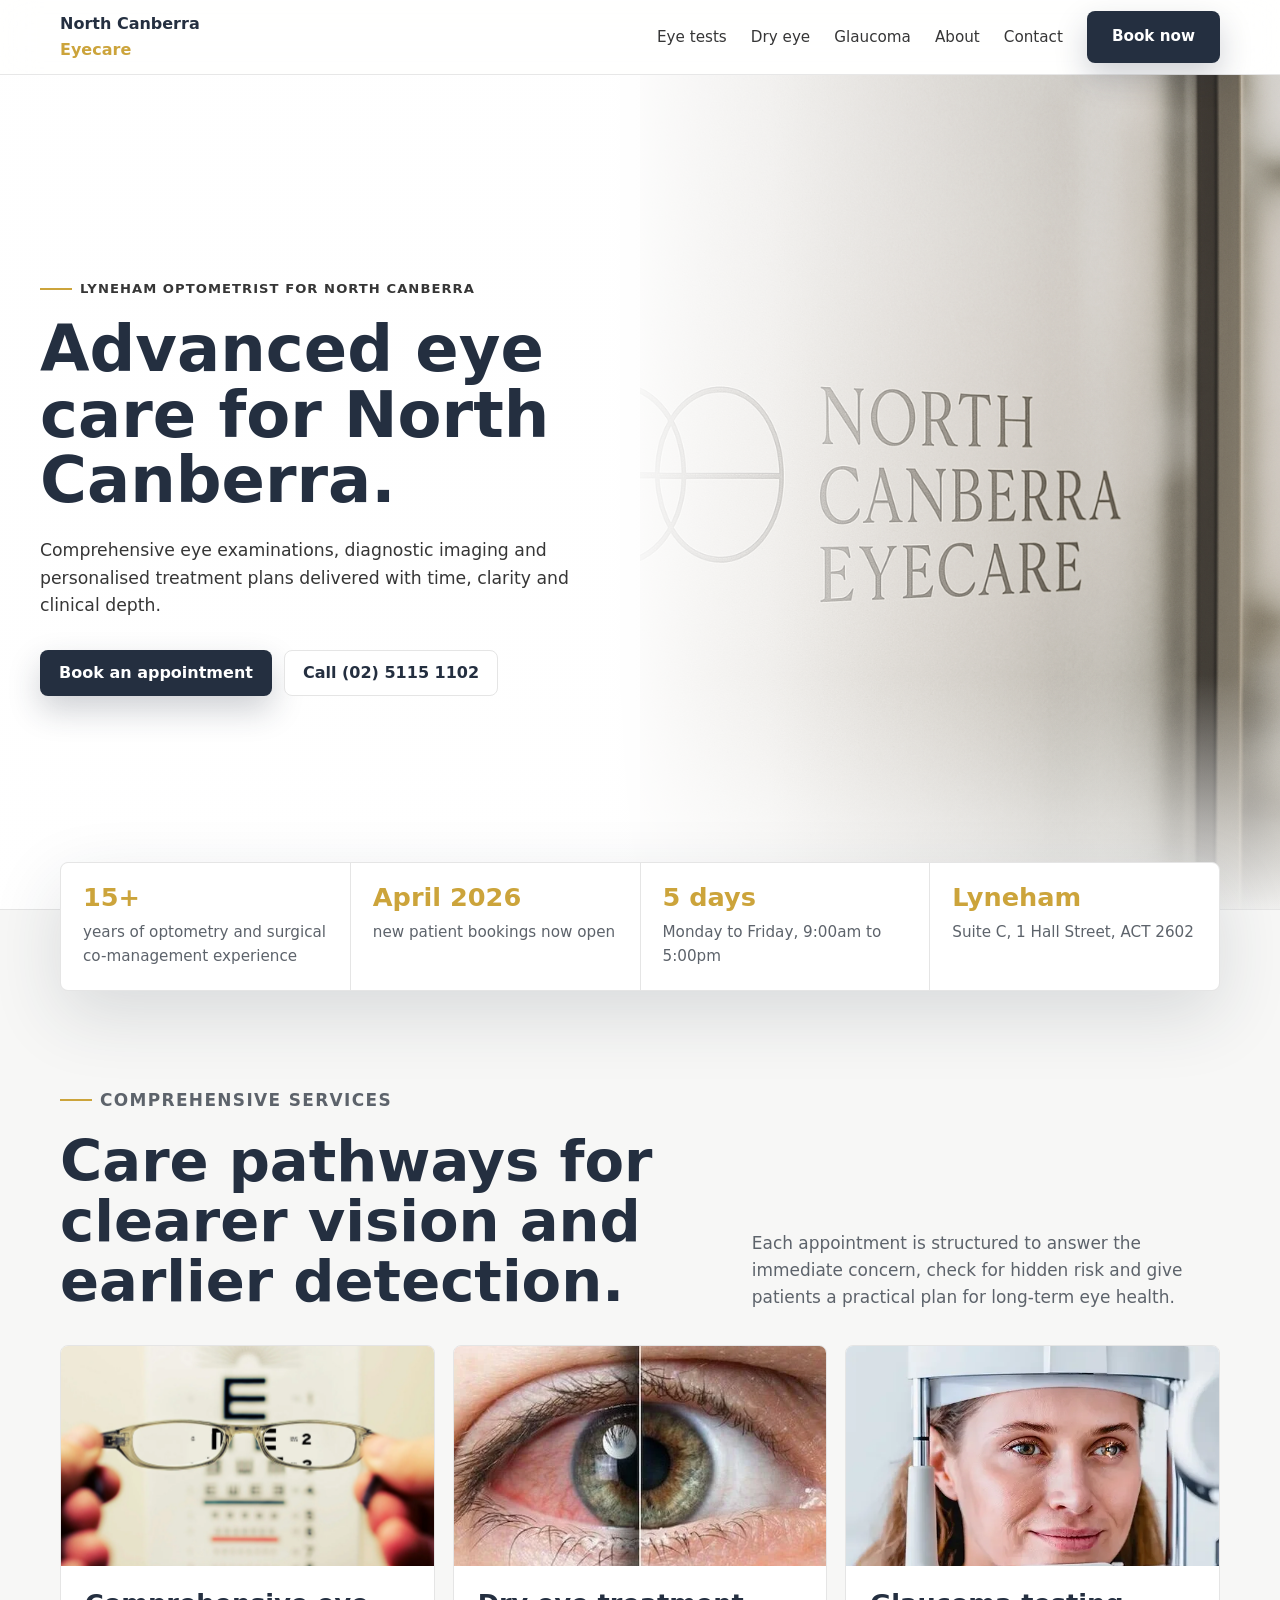
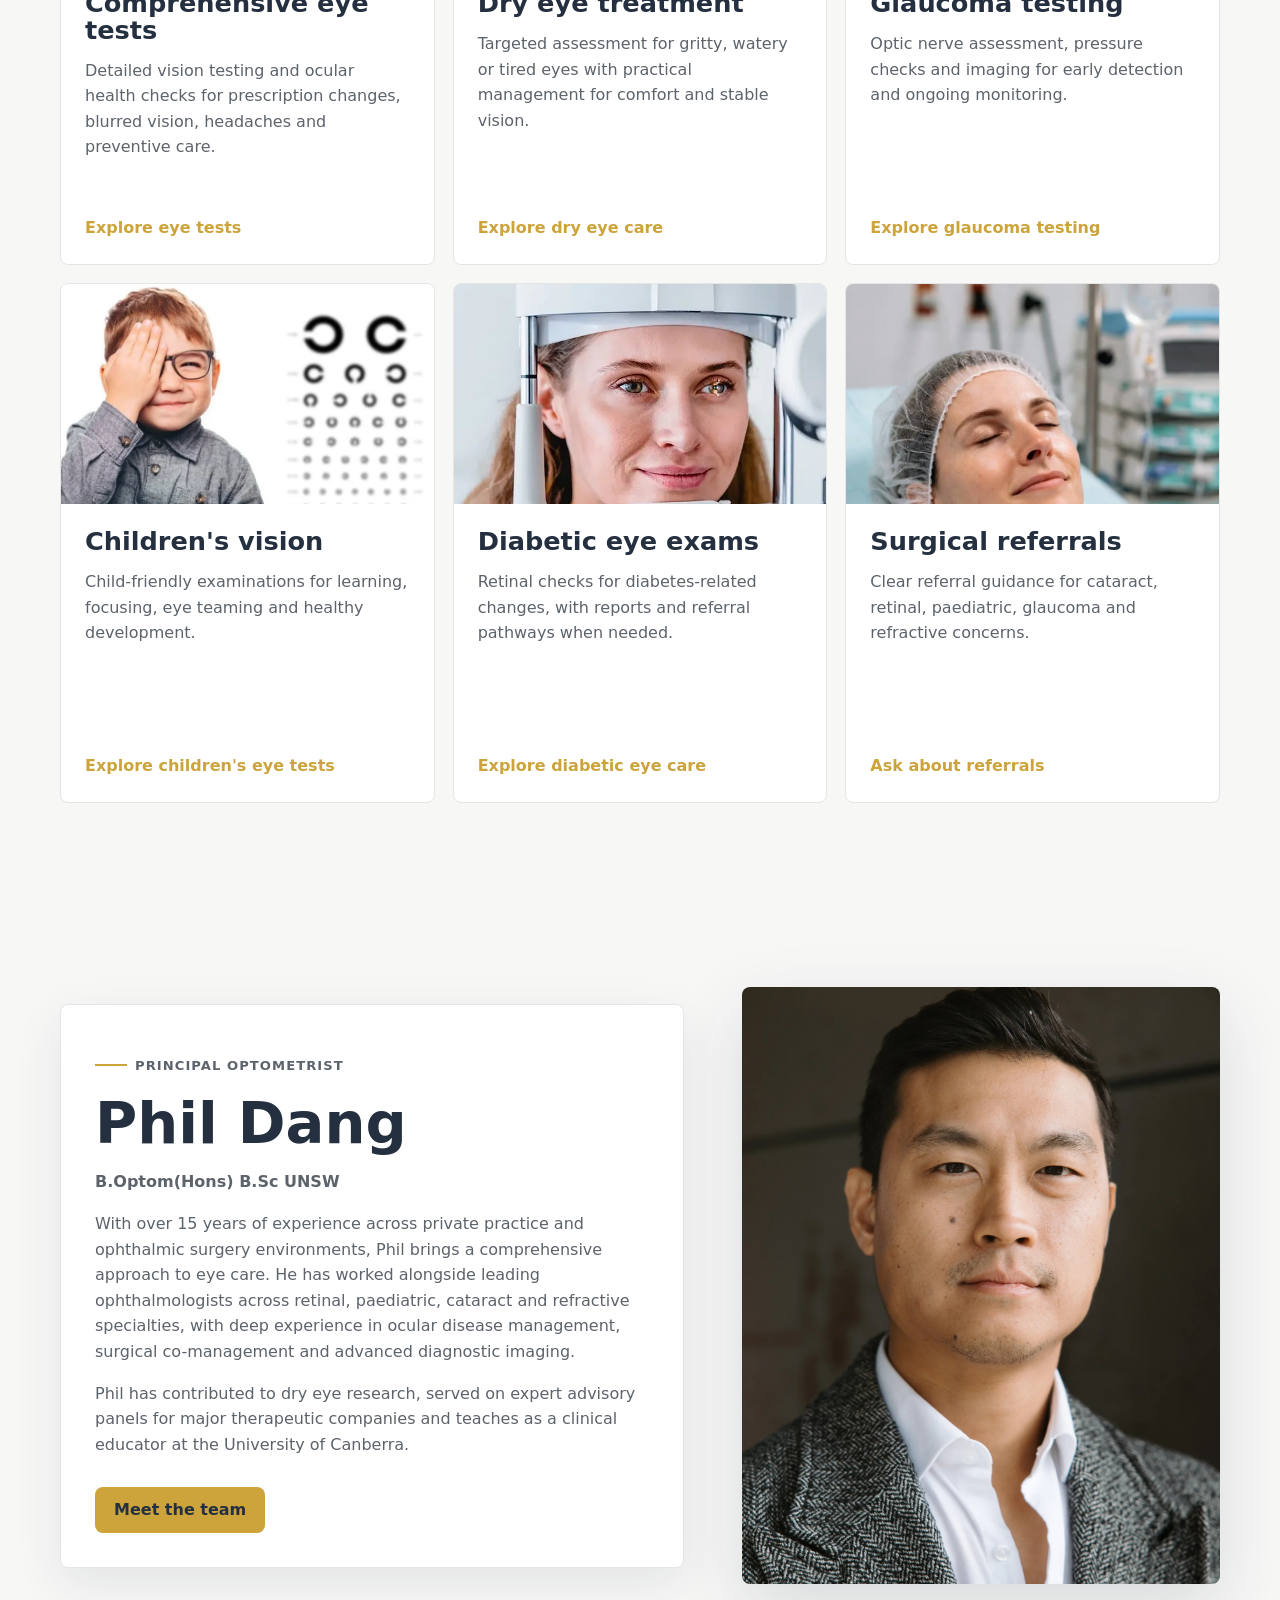
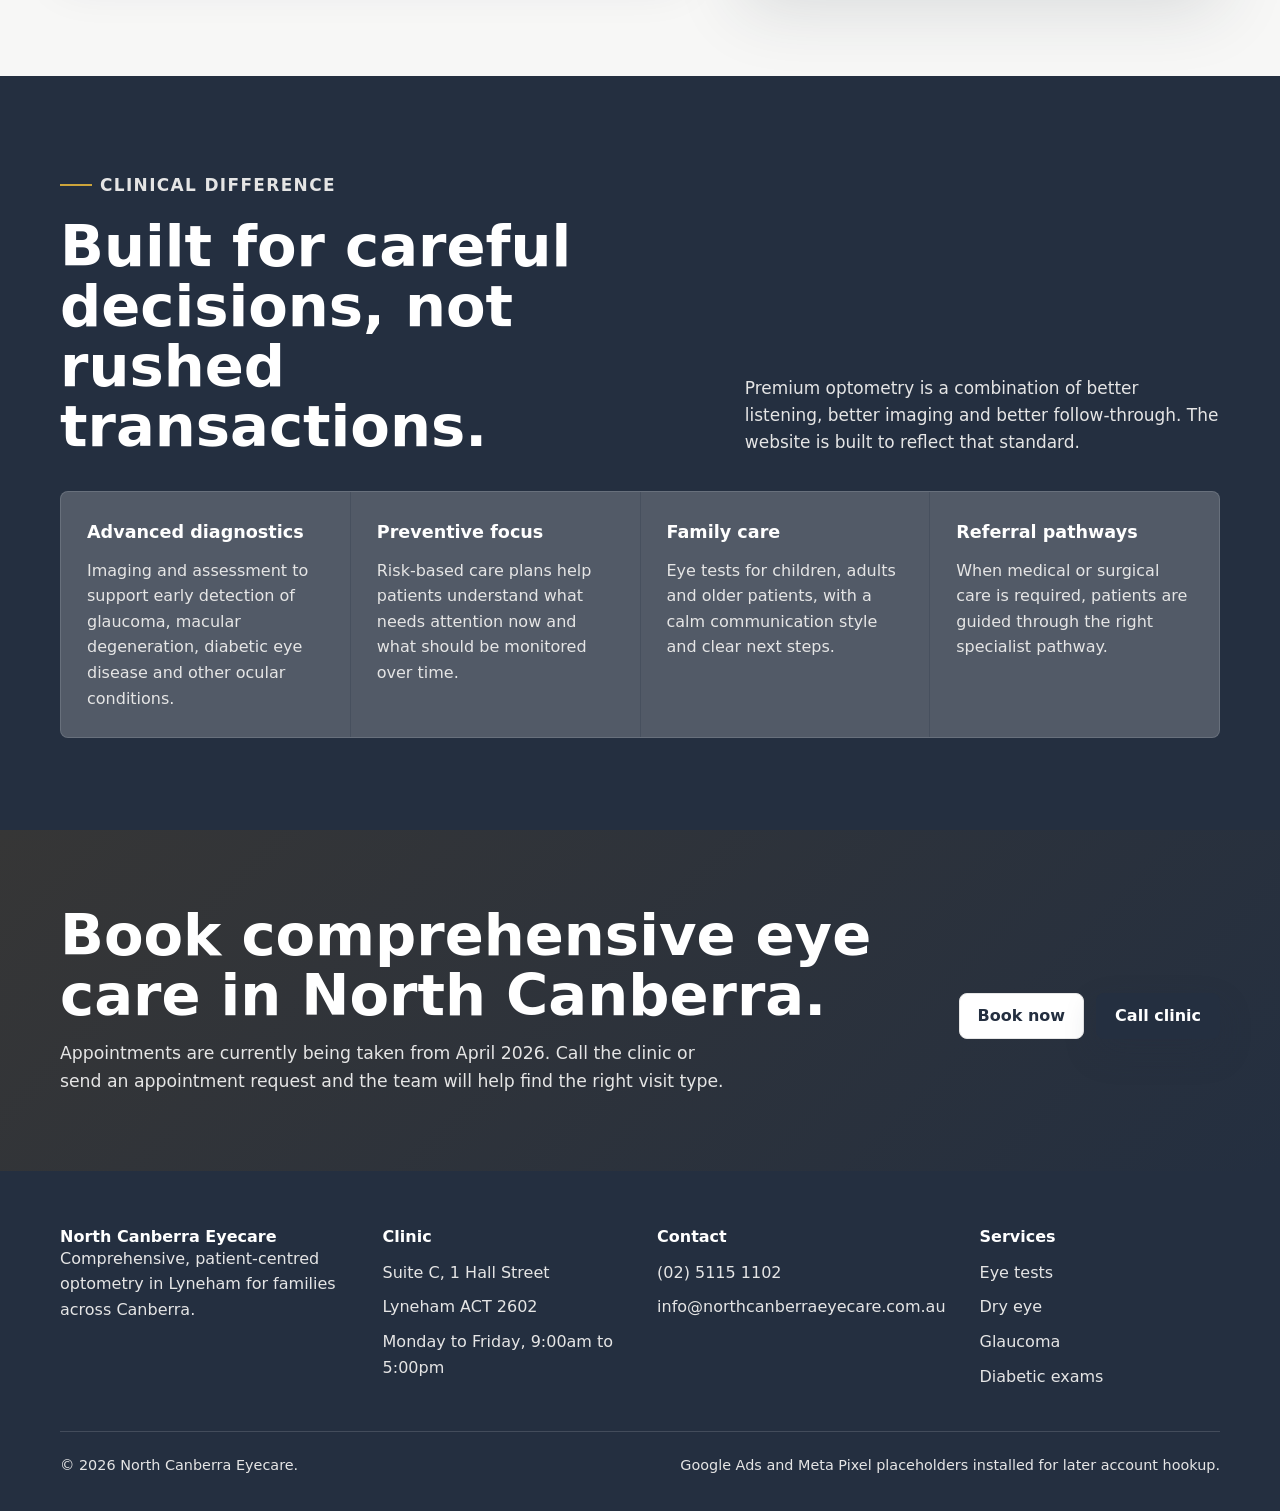
<file: index.html>
<!doctype html>
<html lang="en-AU">
  <head>
    <meta charset="utf-8" />
    <meta name="viewport" content="width=device-width, initial-scale=1" />
    <title>Canberra Optometrist | North Canberra Eyecare</title>
    <meta name="description" content="North Canberra Eyecare provides comprehensive eye tests, dry eye treatment, glaucoma testing, diabetic eye exams and children's vision assessments in Lyneham, Canberra." />
    <link rel="canonical" href="https://www.northcanberraeyecare.com.au/" />
    <meta property="og:title" content="North Canberra Eyecare | Canberra Optometrist" />
    <meta property="og:description" content="Advanced, patient-centred optometry in Lyneham for families across North Canberra." />
    <meta property="og:image" content="https://www.northcanberraeyecare.com.au/assets/clinic-hero.webp" />
    <meta property="og:type" content="website" />
    <link rel="stylesheet" href="styles.css" />
    <script async src="https://www.googletagmanager.com/gtag/js?id=AW-XXXXXXXXXX"></script>
    <script defer src="app.js"></script>
    <script type="application/ld+json">
      {
        "@context": "https://schema.org",
        "@type": "Optician",
        "name": "North Canberra Eyecare",
        "url": "https://www.northcanberraeyecare.com.au/",
        "image": "https://www.northcanberraeyecare.com.au/assets/clinic-hero.webp",
        "telephone": "+61251151102",
        "email": "info@northcanberraeyecare.com.au",
        "address": {
          "@type": "PostalAddress",
          "streetAddress": "Suite C, 1 Hall Street",
          "addressLocality": "Lyneham",
          "addressRegion": "ACT",
          "postalCode": "2602",
          "addressCountry": "AU"
        },
        "openingHours": "Mo-Fr 09:00-17:00",
        "priceRange": "$$",
        "medicalSpecialty": "Optometry",
        "areaServed": ["Lyneham", "North Canberra", "Canberra"]
      }
    </script>
  </head>
  <body>
    <noscript><img height="1" width="1" style="display:none" src="https://www.facebook.com/tr?id=000000000000000&ev=PageView&noscript=1" alt="" /></noscript>
    <header class="site-header">
      <div class="container nav">
        <a class="brand" href="/" aria-label="North Canberra Eyecare home">North Canberra <span>Eyecare</span></a>
        <button class="mobile-toggle" type="button" aria-label="Open menu" aria-expanded="false" data-mobile-toggle>
          <span></span>
          <span></span>
          <span></span>
        </button>
        <nav class="nav-links" aria-label="Primary navigation" data-nav-links>
          <a href="/canberra-optometrist-eye-tests/">Eye tests</a>
          <a href="/dry-eye-treatment-canberra/">Dry eye</a>
          <a href="/glaucoma-testing-canberra/">Glaucoma</a>
          <a href="/about/">About</a>
          <a href="/contact/">Contact</a>
          <a class="button button-primary" href="/appointments/" data-conversion="book_now_header">Book now</a>
        </nav>
      </div>
    </header>

    <main>
      <section class="hero">
        <div class="container hero-inner">
          <div class="hero-copy">
            <p class="eyebrow">Lyneham optometrist for North Canberra</p>
            <h1>Advanced eye care for North Canberra.</h1>
            <p class="lead">Comprehensive eye examinations, diagnostic imaging and personalised treatment plans delivered with time, clarity and clinical depth.</p>
            <div class="hero-actions">
              <a class="button button-primary" href="/appointments/" data-conversion="book_now_hero">Book an appointment</a>
              <a class="button button-secondary" href="tel:+61251151102" data-conversion="phone_hero">Call (02) 5115 1102</a>
            </div>
            <div class="hero-mobile-card" aria-hidden="true">
              <img src="assets/clinic-hero.webp" alt="" />
              <div class="hero-mobile-panel">
                <span>Advanced diagnostics</span>
                <strong>OCT imaging, retinal checks and careful clinical follow-through.</strong>
              </div>
            </div>
            <div class="hero-mobile-stats" aria-label="Practice highlights">
              <span><strong>15+</strong> years</span>
              <span><strong>5 days</strong> weekly</span>
              <span><strong>Lyneham</strong> ACT</span>
            </div>
          </div>
        </div>
      </section>

      <div class="trust-strip">
        <div class="container trust-grid">
          <div class="trust-item"><span class="metric">15+</span><span>years of optometry and surgical co-management experience</span></div>
          <div class="trust-item"><span class="metric">April 2026</span><span>new patient bookings now open</span></div>
          <div class="trust-item"><span class="metric">5 days</span><span>Monday to Friday, 9:00am to 5:00pm</span></div>
          <div class="trust-item"><span class="metric">Lyneham</span><span>Suite C, 1 Hall Street, ACT 2602</span></div>
        </div>
      </div>

      <section>
        <div class="container">
          <div class="section-head">
            <div>
              <p class="eyebrow">Comprehensive services</p>
              <h2>Care pathways for clearer vision and earlier detection.</h2>
            </div>
            <p>Each appointment is structured to answer the immediate concern, check for hidden risk and give patients a practical plan for long-term eye health.</p>
          </div>
          <div class="service-grid">
            <article class="service-card">
              <img src="assets/eye-test.webp" alt="Optometry room prepared for an eye examination in Canberra" loading="lazy" />
              <div class="service-card-body">
                <h3>Comprehensive eye tests</h3>
                <p>Detailed vision testing and ocular health checks for prescription changes, blurred vision, headaches and preventive care.</p>
                <a href="/canberra-optometrist-eye-tests/" data-conversion="service_eye_tests">Explore eye tests</a>
              </div>
            </article>
            <article class="service-card">
              <img src="assets/dry-eye.webp" alt="Dry eye assessment technology" loading="lazy" />
              <div class="service-card-body">
                <h3>Dry eye treatment</h3>
                <p>Targeted assessment for gritty, watery or tired eyes with practical management for comfort and stable vision.</p>
                <a href="/dry-eye-treatment-canberra/" data-conversion="service_dry_eye">Explore dry eye care</a>
              </div>
            </article>
            <article class="service-card">
              <img src="assets/diagnostics.webp" alt="Advanced diagnostic eye imaging equipment" loading="lazy" />
              <div class="service-card-body">
                <h3>Glaucoma testing</h3>
                <p>Optic nerve assessment, pressure checks and imaging for early detection and ongoing monitoring.</p>
                <a href="/glaucoma-testing-canberra/" data-conversion="service_glaucoma">Explore glaucoma testing</a>
              </div>
            </article>
            <article class="service-card">
              <img src="assets/childrens-vision.webp" alt="Child having vision assessed" loading="lazy" />
              <div class="service-card-body">
                <h3>Children's vision</h3>
                <p>Child-friendly examinations for learning, focusing, eye teaming and healthy development.</p>
                <a href="/childrens-eye-tests-canberra/" data-conversion="service_children">Explore children's eye tests</a>
              </div>
            </article>
            <article class="service-card">
              <img src="assets/diagnostics.webp" alt="Retinal image used for diabetic eye screening" loading="lazy" />
              <div class="service-card-body">
                <h3>Diabetic eye exams</h3>
                <p>Retinal checks for diabetes-related changes, with reports and referral pathways when needed.</p>
                <a href="/diabetic-eye-test-canberra/" data-conversion="service_diabetes">Explore diabetic eye care</a>
              </div>
            </article>
            <article class="service-card">
              <img src="assets/surgical-referrals.webp" alt="Ophthalmic surgical referral consultation" loading="lazy" />
              <div class="service-card-body">
                <h3>Surgical referrals</h3>
                <p>Clear referral guidance for cataract, retinal, paediatric, glaucoma and refractive concerns.</p>
                <a href="/contact/" data-conversion="service_referrals">Ask about referrals</a>
              </div>
            </article>
          </div>
        </div>
      </section>

      <section>
        <div class="container split">
          <div class="doctor-card panel">
            <p class="eyebrow">Principal optometrist</p>
            <h2>Phil Dang</h2>
            <p><strong>B.Optom(Hons) B.Sc UNSW</strong></p>
            <p>With over 15 years of experience across private practice and ophthalmic surgery environments, Phil brings a comprehensive approach to eye care. He has worked alongside leading ophthalmologists across retinal, paediatric, cataract and refractive specialties, with deep experience in ocular disease management, surgical co-management and advanced diagnostic imaging.</p>
            <p>Phil has contributed to dry eye research, served on expert advisory panels for major therapeutic companies and teaches as a clinical educator at the University of Canberra.</p>
            <div class="actions">
              <a class="button button-accent" href="/about/" data-conversion="meet_team_home">Meet the team</a>
            </div>
          </div>
          <div class="portrait">
            <img src="assets/phil-dang.webp" alt="Phil Dang, Principal Optometrist at North Canberra Eyecare" loading="lazy" />
          </div>
        </div>
      </section>

      <section class="feature-band">
        <div class="container">
          <div class="section-head">
            <div>
              <p class="eyebrow">Clinical difference</p>
              <h2>Built for careful decisions, not rushed transactions.</h2>
            </div>
            <p>Premium optometry is a combination of better listening, better imaging and better follow-through. The website is built to reflect that standard.</p>
          </div>
          <div class="feature-grid">
            <div class="feature"><strong>Advanced diagnostics</strong><p>Imaging and assessment to support early detection of glaucoma, macular degeneration, diabetic eye disease and other ocular conditions.</p></div>
            <div class="feature"><strong>Preventive focus</strong><p>Risk-based care plans help patients understand what needs attention now and what should be monitored over time.</p></div>
            <div class="feature"><strong>Family care</strong><p>Eye tests for children, adults and older patients, with a calm communication style and clear next steps.</p></div>
            <div class="feature"><strong>Referral pathways</strong><p>When medical or surgical care is required, patients are guided through the right specialist pathway.</p></div>
          </div>
        </div>
      </section>

      <section class="cta">
        <div class="container cta-inner">
          <div>
            <h2>Book comprehensive eye care in North Canberra.</h2>
            <p>Appointments are currently being taken from April 2026. Call the clinic or send an appointment request and the team will help find the right visit type.</p>
          </div>
          <div class="actions">
            <a class="button button-secondary" href="/appointments/" data-conversion="book_now_bottom">Book now</a>
            <a class="button button-primary" href="tel:+61251151102" data-conversion="phone_bottom">Call clinic</a>
          </div>
        </div>
      </section>
    </main>

    <footer class="site-footer">
      <div class="container footer-grid">
        <div>
          <h2>North Canberra Eyecare</h2>
          <p>Comprehensive, patient-centred optometry in Lyneham for families across Canberra.</p>
        </div>
        <div>
          <h3>Clinic</h3>
          <ul>
            <li>Suite C, 1 Hall Street</li>
            <li>Lyneham ACT 2602</li>
            <li>Monday to Friday, 9:00am to 5:00pm</li>
          </ul>
        </div>
        <div>
          <h3>Contact</h3>
          <ul>
            <li><a href="tel:+61251151102" data-conversion="phone_footer">(02) 5115 1102</a></li>
            <li><a href="mailto:info@northcanberraeyecare.com.au" data-conversion="email_footer">info@northcanberraeyecare.com.au</a></li>
          </ul>
        </div>
        <div>
          <h3>Services</h3>
          <ul>
            <li><a href="/canberra-optometrist-eye-tests/">Eye tests</a></li>
            <li><a href="/dry-eye-treatment-canberra/">Dry eye</a></li>
            <li><a href="/glaucoma-testing-canberra/">Glaucoma</a></li>
            <li><a href="/diabetic-eye-test-canberra/">Diabetic exams</a></li>
          </ul>
        </div>
      </div>
      <div class="container footer-bottom">
        <span>© 2026 North Canberra Eyecare.</span>
        <span>Google Ads and Meta Pixel placeholders installed for later account hookup.</span>
      </div>
    </footer>
    <div class="mobile-action-bar" aria-label="Quick actions">
      <a class="button button-secondary" href="tel:+61251151102" data-conversion="phone_mobile_bar">Call</a>
      <a class="button button-primary" href="/appointments/" data-conversion="book_now_mobile_bar">Book now</a>
    </div>
  </body>
</html>
</file>
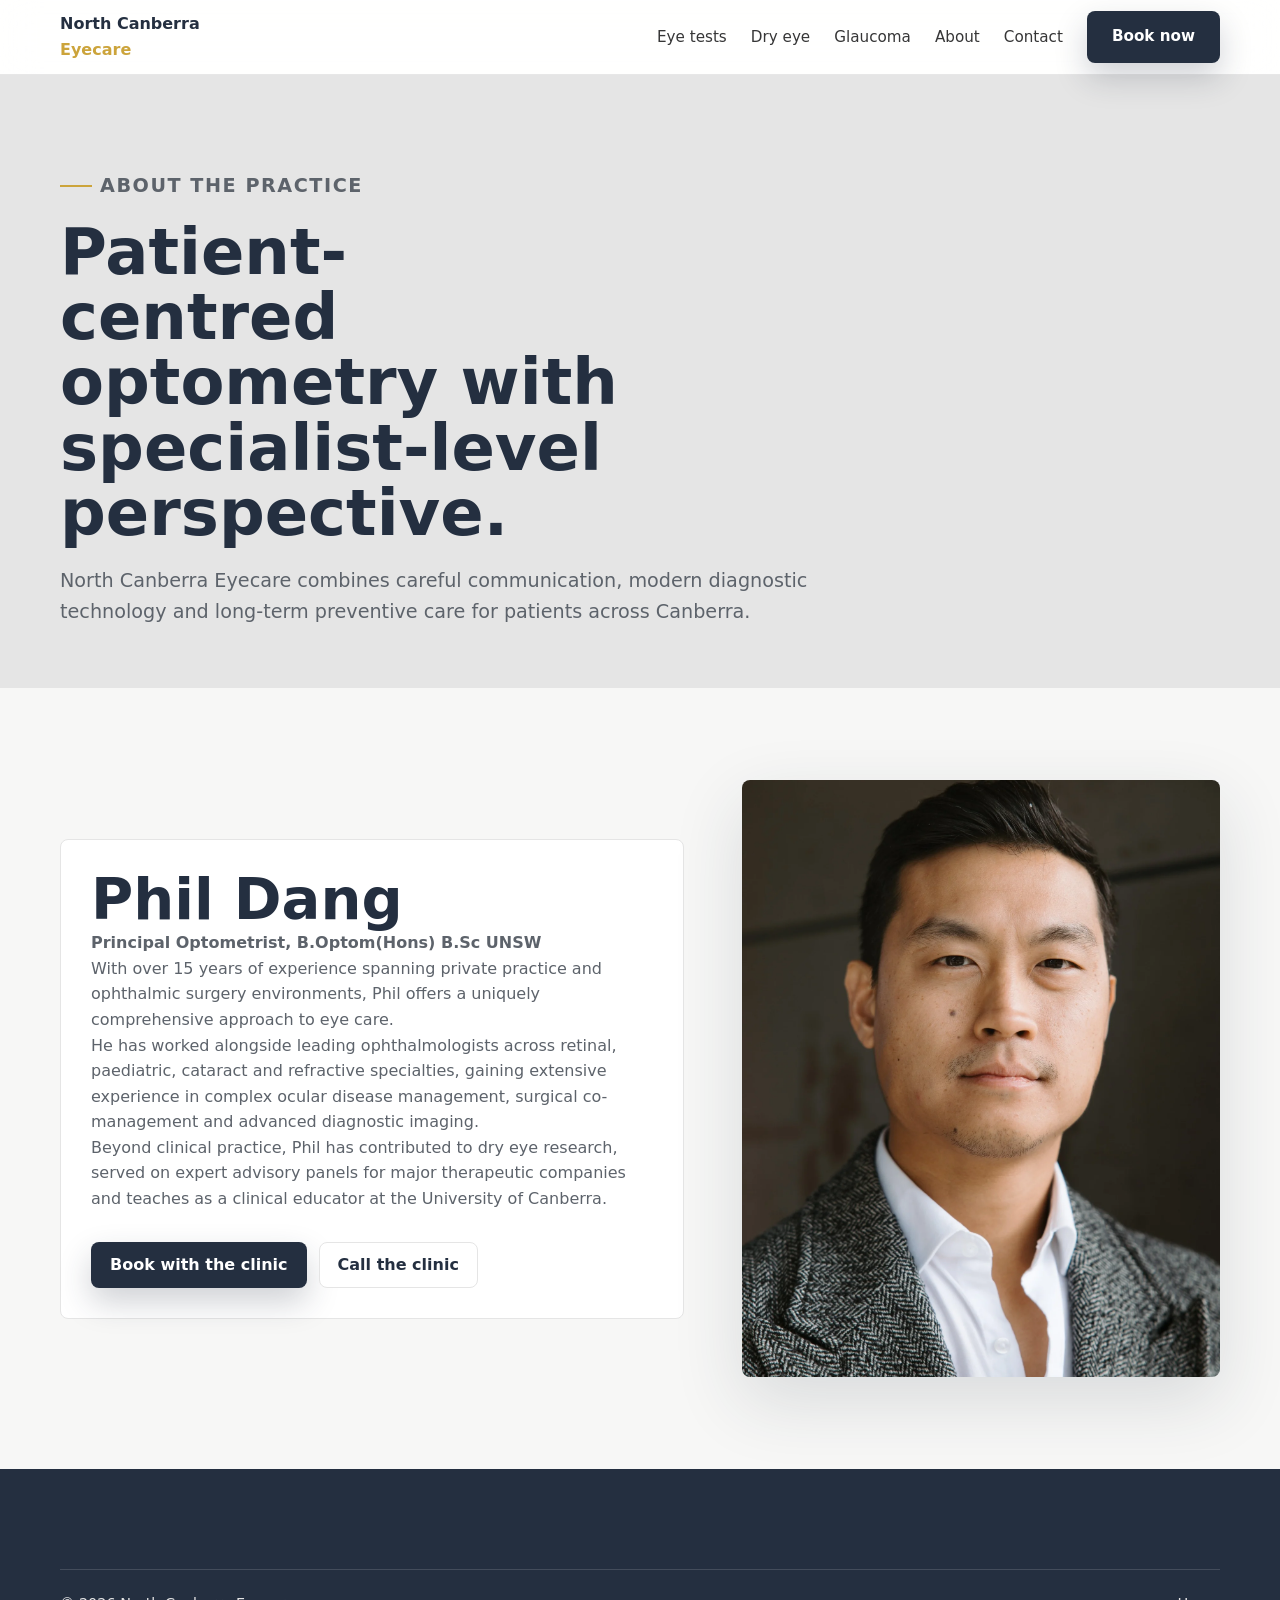
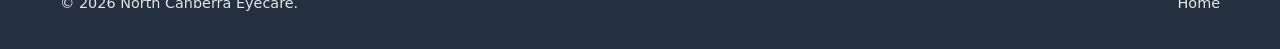
<file: about/index.html>
<!doctype html>
<html lang="en-AU">
  <head>
    <meta charset="utf-8" />
    <meta name="viewport" content="width=device-width, initial-scale=1" />
    <title>About North Canberra Eyecare | Phil Dang Optometrist</title>
    <meta name="description" content="Meet Phil Dang, Principal Optometrist at North Canberra Eyecare, offering advanced diagnostic eye care in Lyneham, Canberra." />
    <link rel="canonical" href="https://www.northcanberraeyecare.com.au/about/" />
    <link rel="stylesheet" href="../styles.css" />
    <script async src="https://www.googletagmanager.com/gtag/js?id=AW-XXXXXXXXXX"></script>
    <script defer src="../app.js"></script>
  </head>
  <body>
    <header class="site-header">
      <div class="container nav">
        <a class="brand" href="/">North Canberra <span>Eyecare</span></a>
        <button class="mobile-toggle" type="button" aria-label="Open menu" aria-expanded="false" data-mobile-toggle><span></span><span></span><span></span></button>
        <nav class="nav-links" data-nav-links>
          <a href="/canberra-optometrist-eye-tests/">Eye tests</a>
          <a href="/dry-eye-treatment-canberra/">Dry eye</a>
          <a href="/glaucoma-testing-canberra/">Glaucoma</a>
          <a href="/about/">About</a>
          <a href="/contact/">Contact</a>
          <a class="button button-primary" href="/appointments/" data-conversion="book_now_header">Book now</a>
        </nav>
      </div>
    </header>
    <main>
      <section class="page-hero">
        <div class="container">
          <p class="eyebrow">About the practice</p>
          <h1>Patient-centred optometry with specialist-level perspective.</h1>
          <p>North Canberra Eyecare combines careful communication, modern diagnostic technology and long-term preventive care for patients across Canberra.</p>
        </div>
      </section>
      <section>
        <div class="container split">
          <div class="article">
            <div class="article-block">
              <h2>Phil Dang</h2>
              <p><strong>Principal Optometrist, B.Optom(Hons) B.Sc UNSW</strong></p>
              <p>With over 15 years of experience spanning private practice and ophthalmic surgery environments, Phil offers a uniquely comprehensive approach to eye care.</p>
              <p>He has worked alongside leading ophthalmologists across retinal, paediatric, cataract and refractive specialties, gaining extensive experience in complex ocular disease management, surgical co-management and advanced diagnostic imaging.</p>
              <p>Beyond clinical practice, Phil has contributed to dry eye research, served on expert advisory panels for major therapeutic companies and teaches as a clinical educator at the University of Canberra.</p>
              <div class="actions">
                <a class="button button-primary" href="/appointments/" data-conversion="about_book">Book with the clinic</a>
                <a class="button button-secondary" href="tel:+61251151102" data-conversion="about_phone">Call the clinic</a>
              </div>
            </div>
          </div>
          <div class="portrait"><img src="../assets/phil-dang.webp" alt="Phil Dang, Principal Optometrist" /></div>
        </div>
      </section>
    </main>
    <footer class="site-footer"><div class="container footer-bottom"><span>© 2026 North Canberra Eyecare.</span><span><a href="/">Home</a></span></div></footer>
    <div class="mobile-action-bar" aria-label="Quick actions"><a class="button button-secondary" href="tel:+61251151102" data-conversion="phone_mobile_bar">Call</a><a class="button button-primary" href="/appointments/" data-conversion="book_now_mobile_bar">Book now</a></div>
  </body>
</html>
</file>
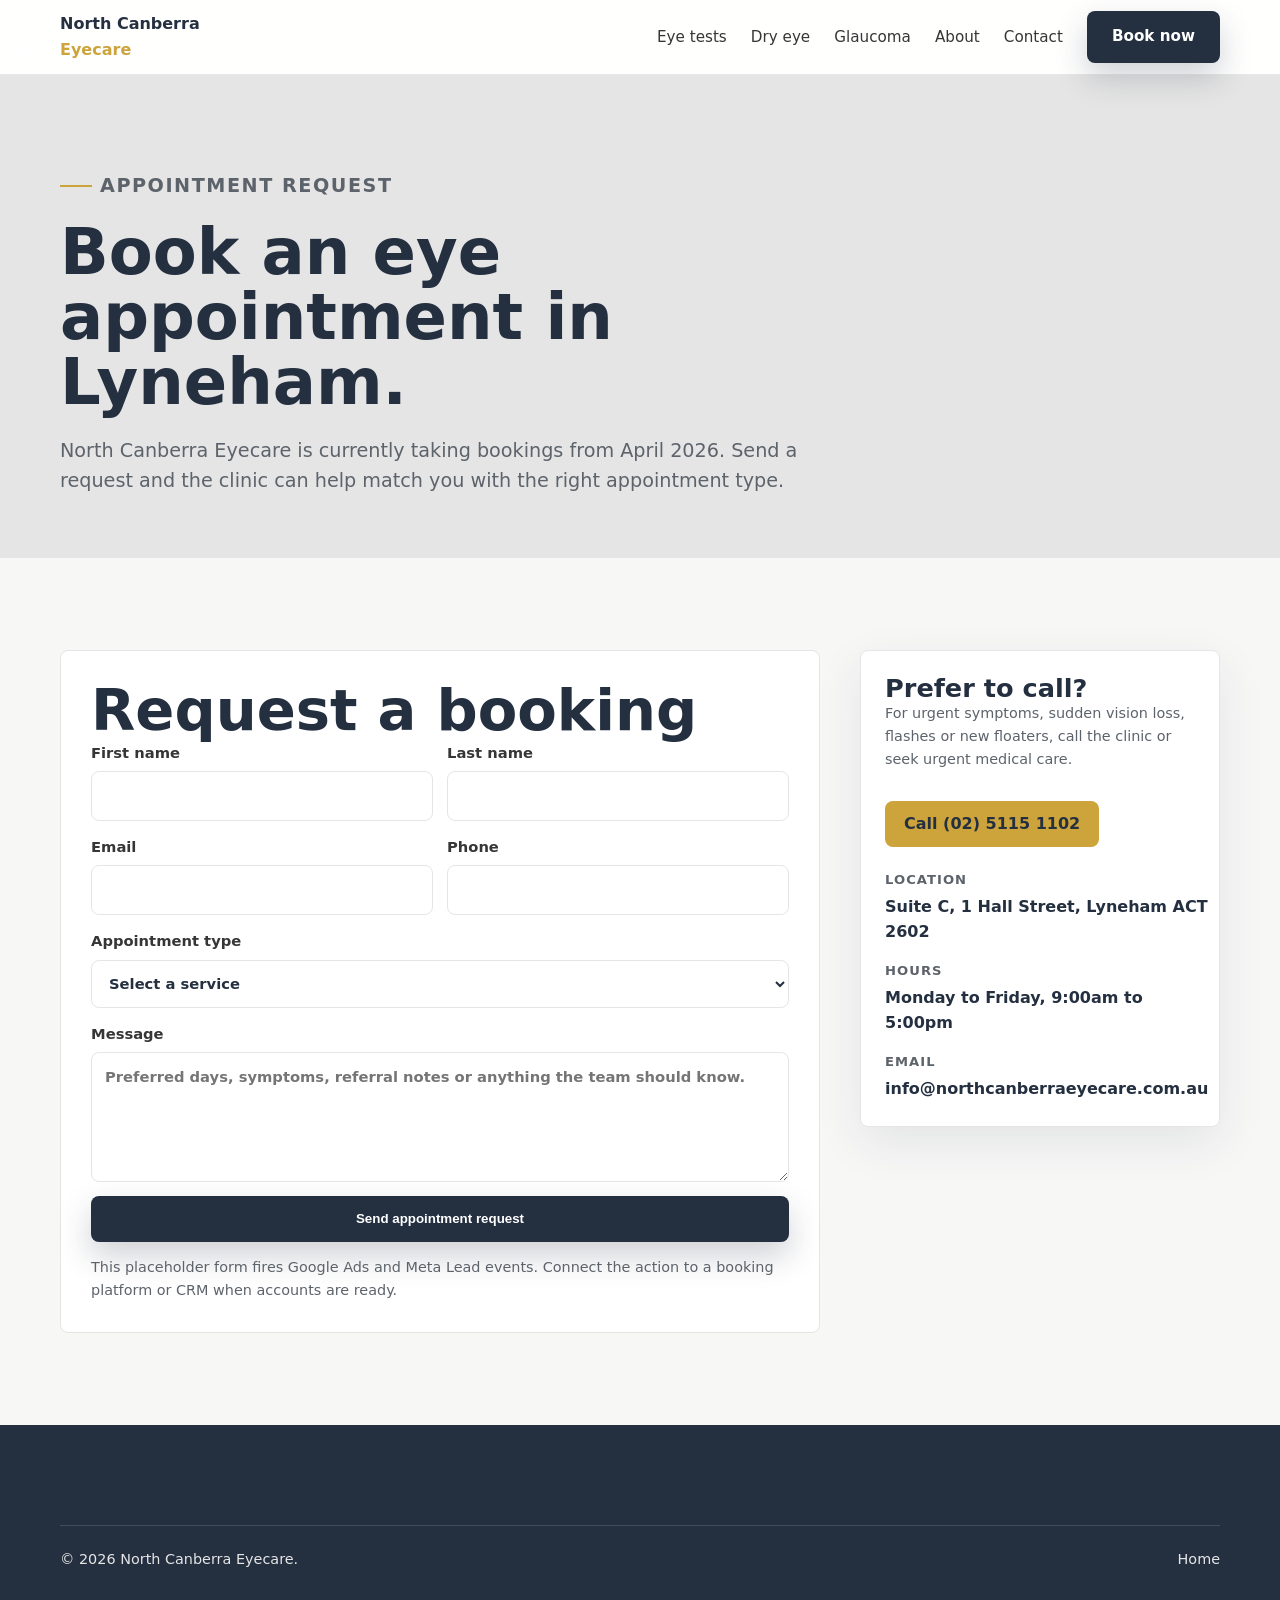
<file: appointments/index.html>
<!doctype html>
<html lang="en-AU">
  <head>
    <meta charset="utf-8" />
    <meta name="viewport" content="width=device-width, initial-scale=1" />
    <title>Book an Eye Test in Canberra | North Canberra Eyecare</title>
    <meta name="description" content="Request an appointment with North Canberra Eyecare in Lyneham for comprehensive eye tests, dry eye care, glaucoma testing and family optometry." />
    <link rel="canonical" href="https://www.northcanberraeyecare.com.au/appointments/" />
    <link rel="stylesheet" href="../styles.css" />
    <script async src="https://www.googletagmanager.com/gtag/js?id=AW-XXXXXXXXXX"></script>
    <script defer src="../app.js"></script>
  </head>
  <body class="form-page">
    <header class="site-header">
      <div class="container nav">
        <a class="brand" href="/">North Canberra <span>Eyecare</span></a>
        <button class="mobile-toggle" type="button" aria-label="Open menu" aria-expanded="false" data-mobile-toggle><span></span><span></span><span></span></button>
        <nav class="nav-links" data-nav-links>
          <a href="/canberra-optometrist-eye-tests/">Eye tests</a>
          <a href="/dry-eye-treatment-canberra/">Dry eye</a>
          <a href="/glaucoma-testing-canberra/">Glaucoma</a>
          <a href="/about/">About</a>
          <a href="/contact/">Contact</a>
          <a class="button button-primary" href="/appointments/" data-conversion="book_now_header">Book now</a>
        </nav>
      </div>
    </header>
    <main>
      <section class="page-hero">
        <div class="container">
          <p class="eyebrow">Appointment request</p>
          <h1>Book an eye appointment in Lyneham.</h1>
          <p>North Canberra Eyecare is currently taking bookings from April 2026. Send a request and the clinic can help match you with the right appointment type.</p>
        </div>
      </section>
      <section>
        <div class="container content-grid">
          <div class="article-block">
            <h2>Request a booking</h2>
            <form id="appointment-form" class="form-grid" data-conversion-form="appointment_form_submit">
              <div class="form-row">
                <label>First name<input name="first_name" autocomplete="given-name" required /></label>
                <label>Last name<input name="last_name" autocomplete="family-name" required /></label>
              </div>
              <div class="form-row">
                <label>Email<input type="email" name="email" autocomplete="email" required /></label>
                <label>Phone<input type="tel" name="phone" autocomplete="tel" required /></label>
              </div>
              <label>Appointment type
                <select name="appointment_type" required>
                  <option value="">Select a service</option>
                  <option>Comprehensive eye test</option>
                  <option>Dry eye assessment</option>
                  <option>Children's vision assessment</option>
                  <option>Glaucoma or diabetic eye review</option>
                  <option>Contact lenses or spectacles</option>
                </select>
              </label>
              <label>Message<textarea name="message" placeholder="Preferred days, symptoms, referral notes or anything the team should know."></textarea></label>
              <button class="button button-primary" type="submit">Send appointment request</button>
              <p class="form-note" data-form-status>This placeholder form fires Google Ads and Meta Lead events. Connect the action to a booking platform or CRM when accounts are ready.</p>
            </form>
          </div>
          <aside class="sidebar panel">
            <h3>Prefer to call?</h3>
            <p class="form-note">For urgent symptoms, sudden vision loss, flashes or new floaters, call the clinic or seek urgent medical care.</p>
            <div class="actions">
              <a class="button button-accent" href="tel:+61251151102" data-conversion="appointment_phone">Call (02) 5115 1102</a>
            </div>
            <dl>
              <div><dt>Location</dt><dd>Suite C, 1 Hall Street, Lyneham ACT 2602</dd></div>
              <div><dt>Hours</dt><dd>Monday to Friday, 9:00am to 5:00pm</dd></div>
              <div><dt>Email</dt><dd><a href="mailto:info@northcanberraeyecare.com.au" data-conversion="appointment_email">info@northcanberraeyecare.com.au</a></dd></div>
            </dl>
          </aside>
        </div>
      </section>
    </main>
    <footer class="site-footer"><div class="container footer-bottom"><span>© 2026 North Canberra Eyecare.</span><span><a href="/">Home</a></span></div></footer>
    <div class="mobile-action-bar" aria-label="Quick actions"><a class="button button-secondary" href="tel:+61251151102" data-conversion="phone_mobile_bar">Call</a><a class="button button-primary" href="/appointments/" data-conversion="book_now_mobile_bar">Book now</a></div>
  </body>
</html>
</file>
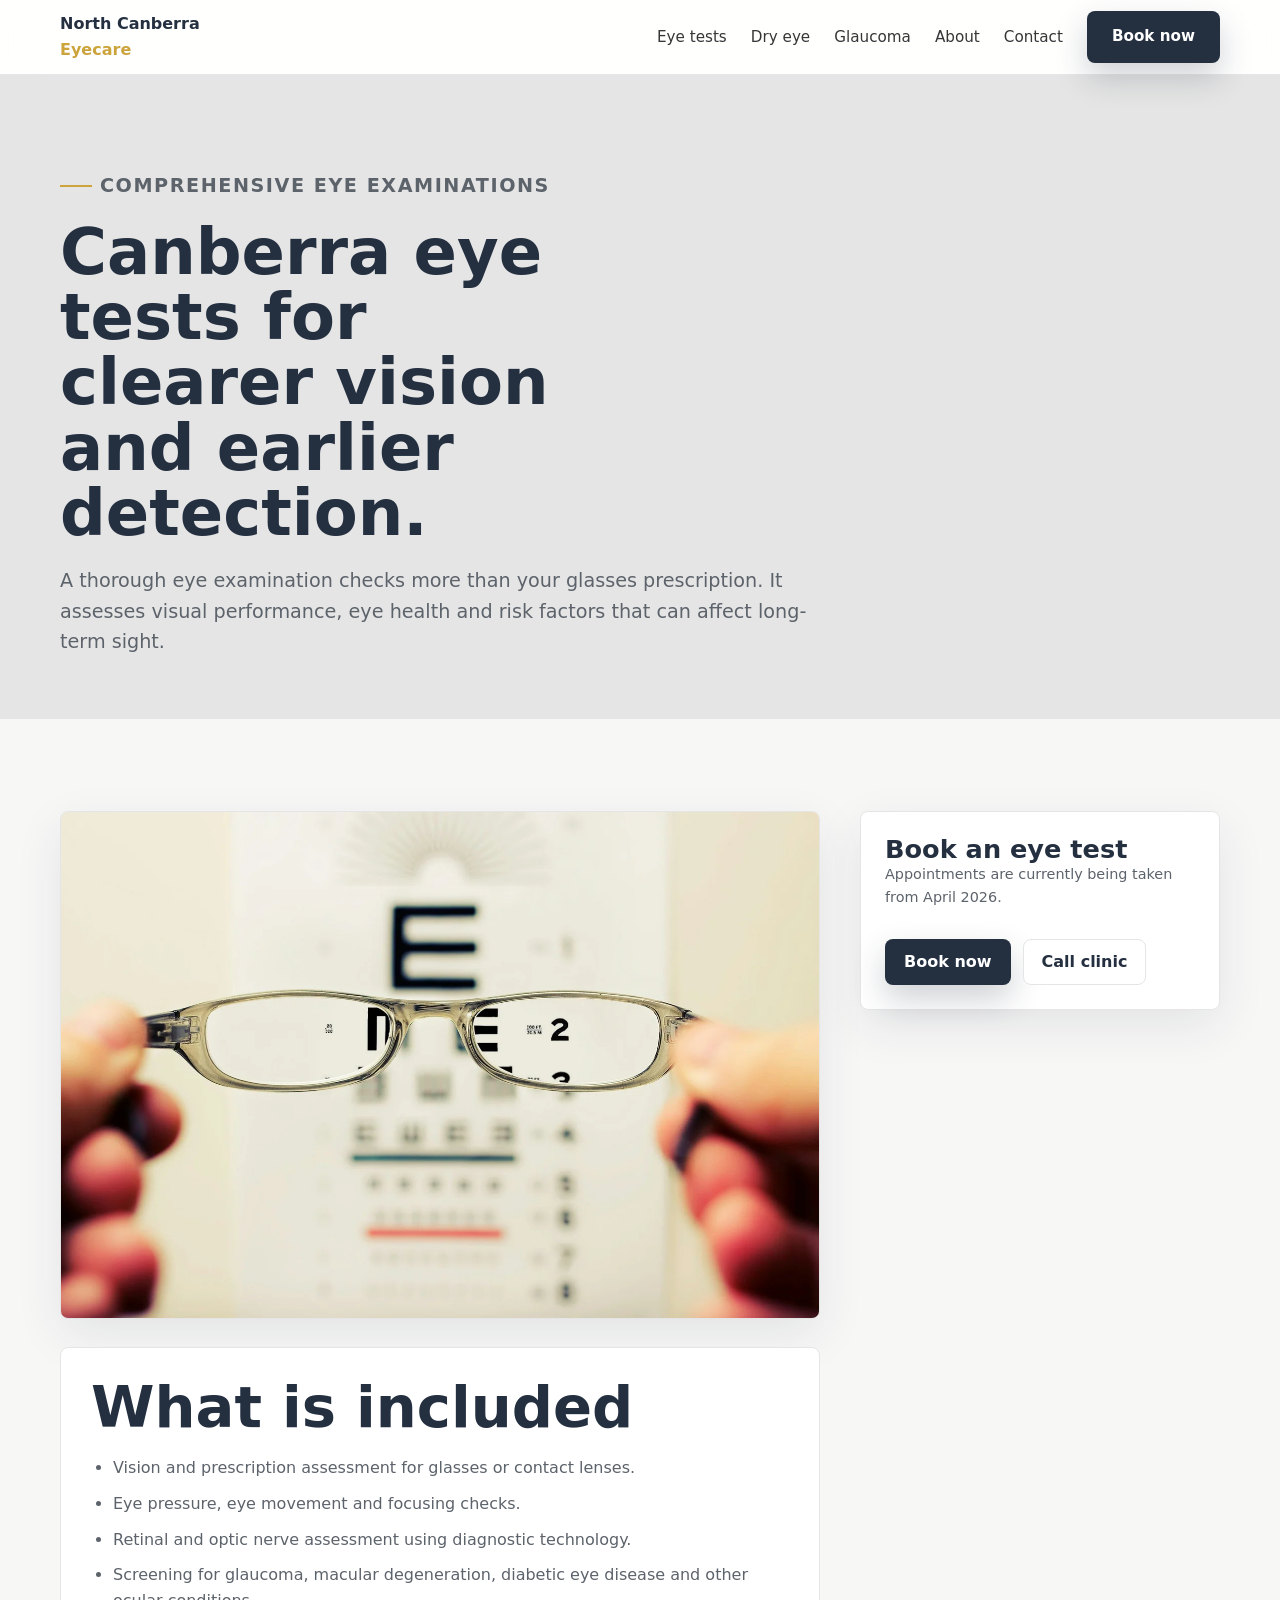
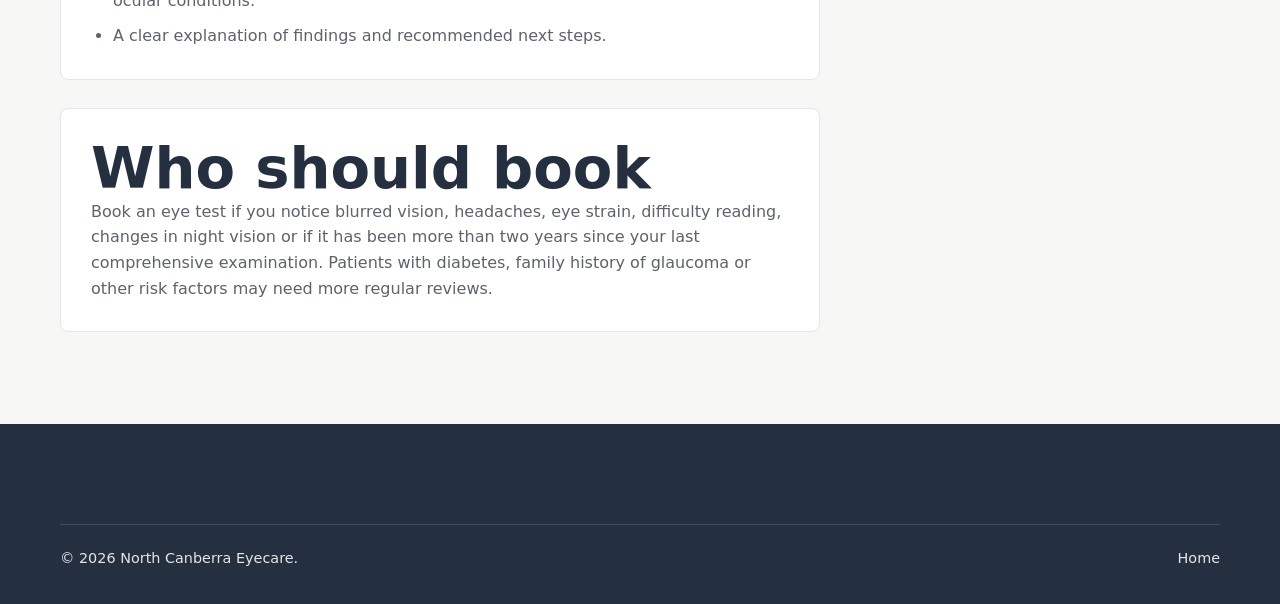
<file: canberra-optometrist-eye-tests/index.html>
<!doctype html>
<html lang="en-AU">
  <head>
    <meta charset="utf-8" />
    <meta name="viewport" content="width=device-width, initial-scale=1" />
    <title>Canberra Optometrist Eye Tests | North Canberra Eyecare</title>
    <meta name="description" content="Comprehensive eye tests in Lyneham, Canberra, including prescription checks, retinal screening, eye pressure assessment and personalised vision care." />
    <link rel="canonical" href="https://www.northcanberraeyecare.com.au/canberra-optometrist-eye-tests/" />
    <link rel="stylesheet" href="../styles.css" />
    <script async src="https://www.googletagmanager.com/gtag/js?id=AW-XXXXXXXXXX"></script>
    <script defer src="../app.js"></script>
  </head>
  <body>
    <header class="site-header"><div class="container nav"><a class="brand" href="/">North Canberra <span>Eyecare</span></a><button class="mobile-toggle" type="button" aria-label="Open menu" aria-expanded="false" data-mobile-toggle><span></span><span></span><span></span></button><nav class="nav-links" data-nav-links><a href="/canberra-optometrist-eye-tests/">Eye tests</a><a href="/dry-eye-treatment-canberra/">Dry eye</a><a href="/glaucoma-testing-canberra/">Glaucoma</a><a href="/about/">About</a><a href="/contact/">Contact</a><a class="button button-primary" href="/appointments/" data-conversion="book_now_header">Book now</a></nav></div></header>
    <main>
      <section class="page-hero"><div class="container"><p class="eyebrow">Comprehensive eye examinations</p><h1>Canberra eye tests for clearer vision and earlier detection.</h1><p>A thorough eye examination checks more than your glasses prescription. It assesses visual performance, eye health and risk factors that can affect long-term sight.</p></div></section>
      <section>
        <div class="container content-grid">
          <article class="article">
            <img class="panel" src="../assets/eye-test.webp" alt="Optometry clinic equipment for a comprehensive eye test" />
            <div class="article-block"><h2>What is included</h2><ul><li>Vision and prescription assessment for glasses or contact lenses.</li><li>Eye pressure, eye movement and focusing checks.</li><li>Retinal and optic nerve assessment using diagnostic technology.</li><li>Screening for glaucoma, macular degeneration, diabetic eye disease and other ocular conditions.</li><li>A clear explanation of findings and recommended next steps.</li></ul></div>
            <div class="article-block"><h2>Who should book</h2><p>Book an eye test if you notice blurred vision, headaches, eye strain, difficulty reading, changes in night vision or if it has been more than two years since your last comprehensive examination. Patients with diabetes, family history of glaucoma or other risk factors may need more regular reviews.</p></div>
          </article>
          <aside class="sidebar panel"><h3>Book an eye test</h3><p class="form-note">Appointments are currently being taken from April 2026.</p><div class="actions"><a class="button button-primary" href="/appointments/" data-conversion="eye_test_book">Book now</a><a class="button button-secondary" href="tel:+61251151102" data-conversion="eye_test_phone">Call clinic</a></div></aside>
        </div>
      </section>
    </main>
    <footer class="site-footer"><div class="container footer-bottom"><span>© 2026 North Canberra Eyecare.</span><span><a href="/">Home</a></span></div></footer>
    <div class="mobile-action-bar" aria-label="Quick actions"><a class="button button-secondary" href="tel:+61251151102" data-conversion="phone_mobile_bar">Call</a><a class="button button-primary" href="/appointments/" data-conversion="book_now_mobile_bar">Book now</a></div>
  </body>
</html>
</file>
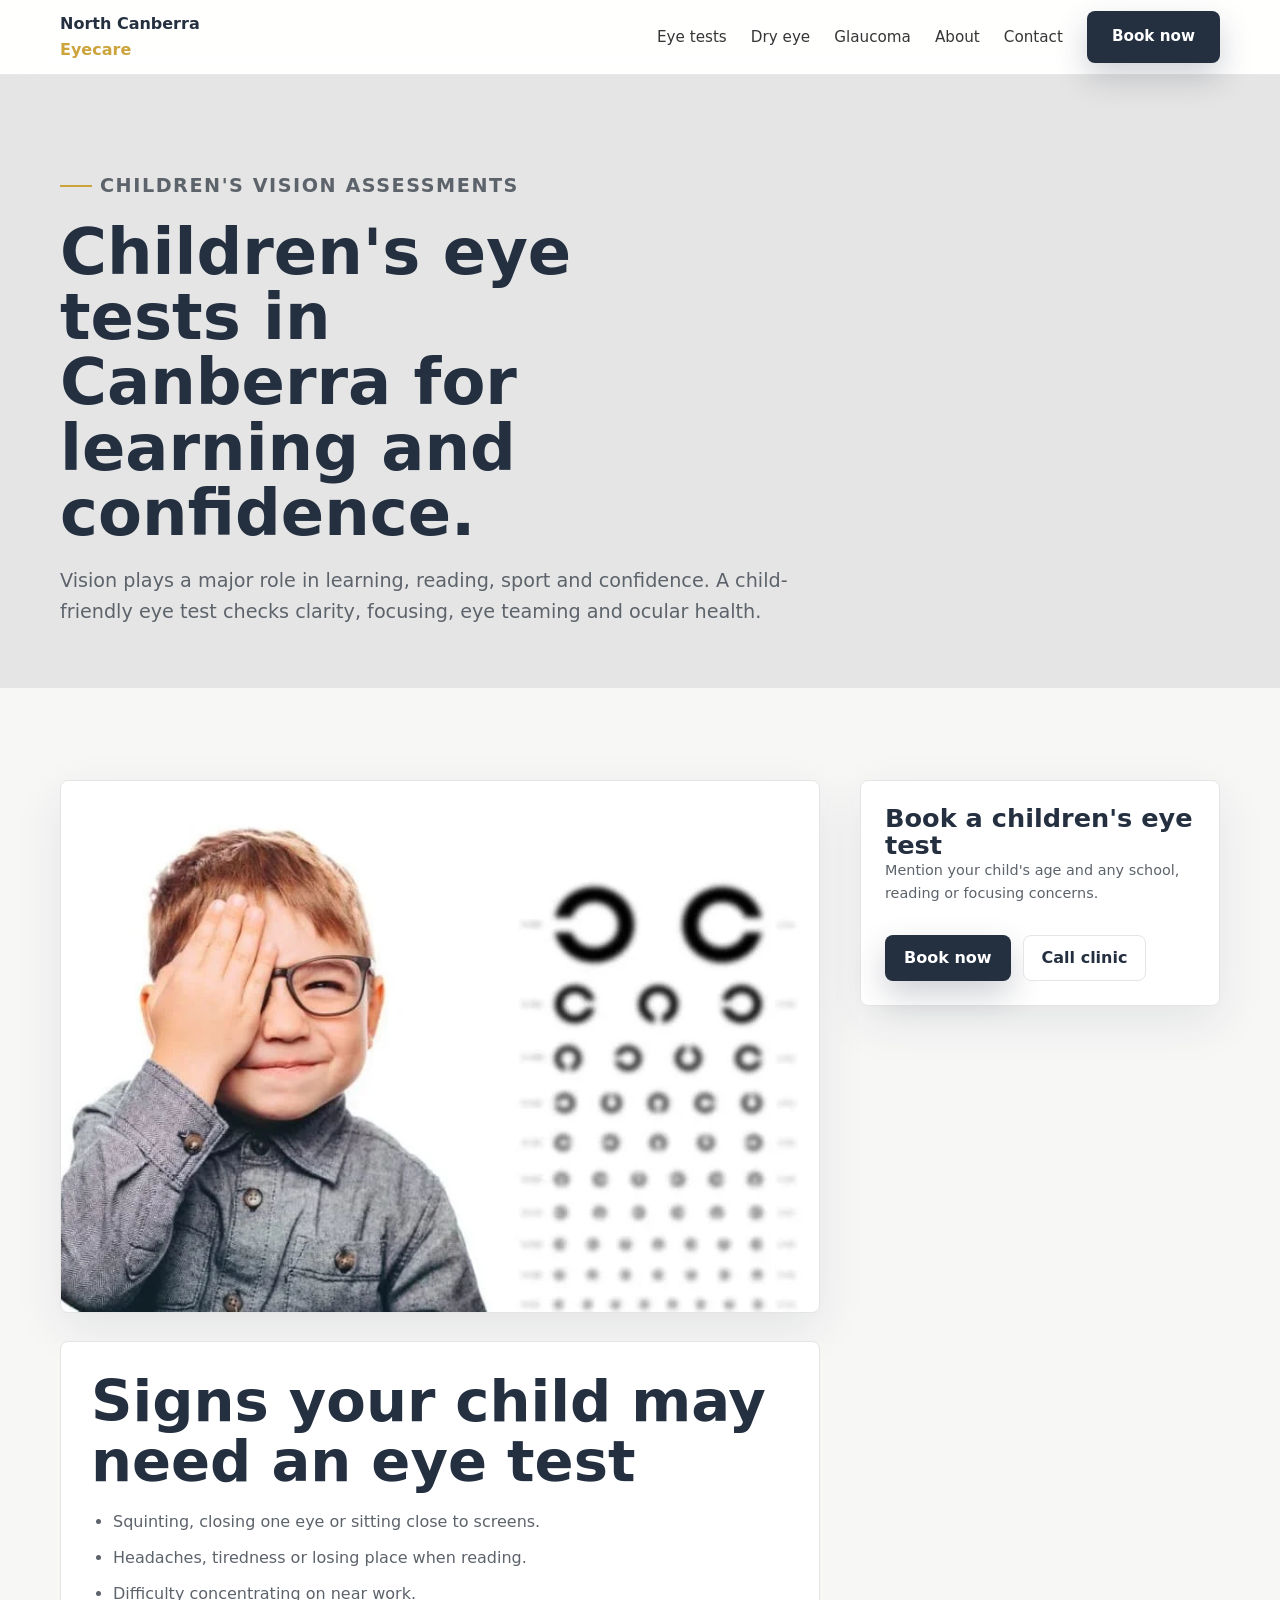
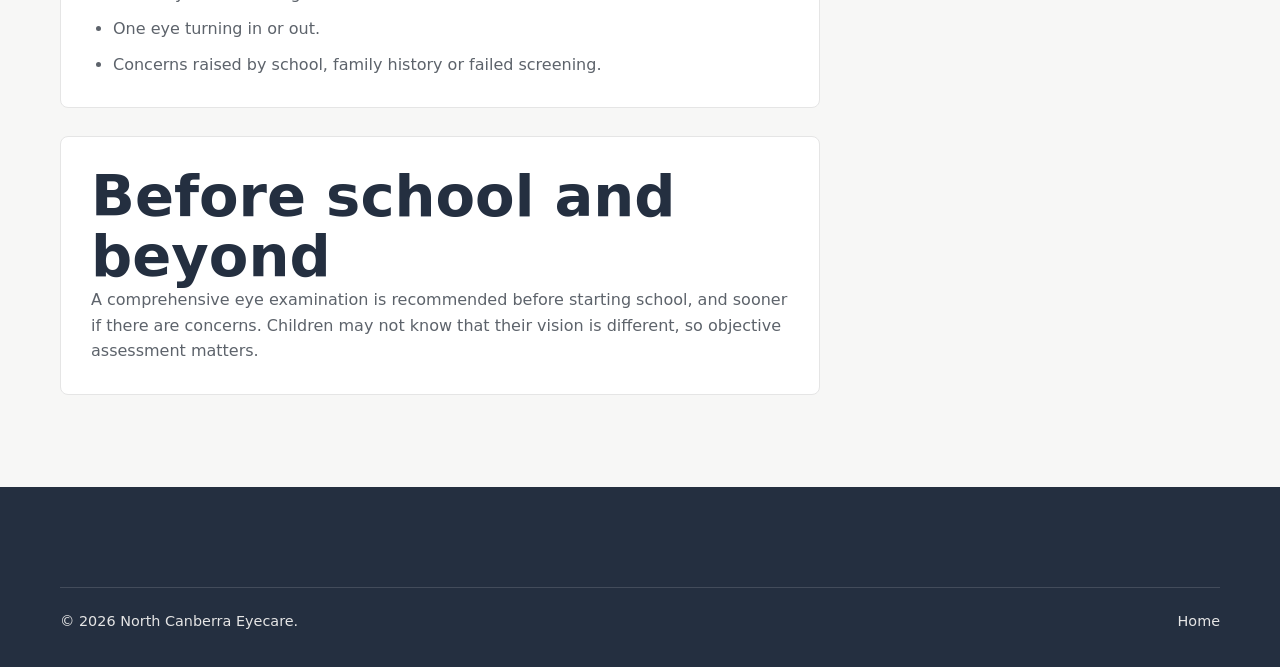
<file: childrens-eye-tests-canberra/index.html>
<!doctype html>
<html lang="en-AU">
  <head>
    <meta charset="utf-8" />
    <meta name="viewport" content="width=device-width, initial-scale=1" />
    <title>Children's Eye Tests Canberra | North Canberra Eyecare</title>
    <meta name="description" content="Children's vision assessments in Lyneham, Canberra for learning, focusing, eye teaming, myopia concerns and school readiness." />
    <link rel="canonical" href="https://www.northcanberraeyecare.com.au/childrens-eye-tests-canberra/" />
    <link rel="stylesheet" href="../styles.css" />
    <script async src="https://www.googletagmanager.com/gtag/js?id=AW-XXXXXXXXXX"></script>
    <script defer src="../app.js"></script>
  </head>
  <body>
    <header class="site-header"><div class="container nav"><a class="brand" href="/">North Canberra <span>Eyecare</span></a><button class="mobile-toggle" type="button" aria-label="Open menu" aria-expanded="false" data-mobile-toggle><span></span><span></span><span></span></button><nav class="nav-links" data-nav-links><a href="/canberra-optometrist-eye-tests/">Eye tests</a><a href="/dry-eye-treatment-canberra/">Dry eye</a><a href="/glaucoma-testing-canberra/">Glaucoma</a><a href="/about/">About</a><a href="/contact/">Contact</a><a class="button button-primary" href="/appointments/" data-conversion="book_now_header">Book now</a></nav></div></header>
    <main>
      <section class="page-hero"><div class="container"><p class="eyebrow">Children's vision assessments</p><h1>Children's eye tests in Canberra for learning and confidence.</h1><p>Vision plays a major role in learning, reading, sport and confidence. A child-friendly eye test checks clarity, focusing, eye teaming and ocular health.</p></div></section>
      <section>
        <div class="container content-grid">
          <article class="article">
            <img class="panel" src="../assets/childrens-vision.webp" alt="Children's vision assessment in Canberra" />
            <div class="article-block"><h2>Signs your child may need an eye test</h2><ul><li>Squinting, closing one eye or sitting close to screens.</li><li>Headaches, tiredness or losing place when reading.</li><li>Difficulty concentrating on near work.</li><li>One eye turning in or out.</li><li>Concerns raised by school, family history or failed screening.</li></ul></div>
            <div class="article-block"><h2>Before school and beyond</h2><p>A comprehensive eye examination is recommended before starting school, and sooner if there are concerns. Children may not know that their vision is different, so objective assessment matters.</p></div>
          </article>
          <aside class="sidebar panel"><h3>Book a children's eye test</h3><p class="form-note">Mention your child's age and any school, reading or focusing concerns.</p><div class="actions"><a class="button button-primary" href="/appointments/" data-conversion="children_book">Book now</a><a class="button button-secondary" href="tel:+61251151102" data-conversion="children_phone">Call clinic</a></div></aside>
        </div>
      </section>
    </main>
    <footer class="site-footer"><div class="container footer-bottom"><span>© 2026 North Canberra Eyecare.</span><span><a href="/">Home</a></span></div></footer>
    <div class="mobile-action-bar" aria-label="Quick actions"><a class="button button-secondary" href="tel:+61251151102" data-conversion="phone_mobile_bar">Call</a><a class="button button-primary" href="/appointments/" data-conversion="book_now_mobile_bar">Book now</a></div>
  </body>
</html>
</file>
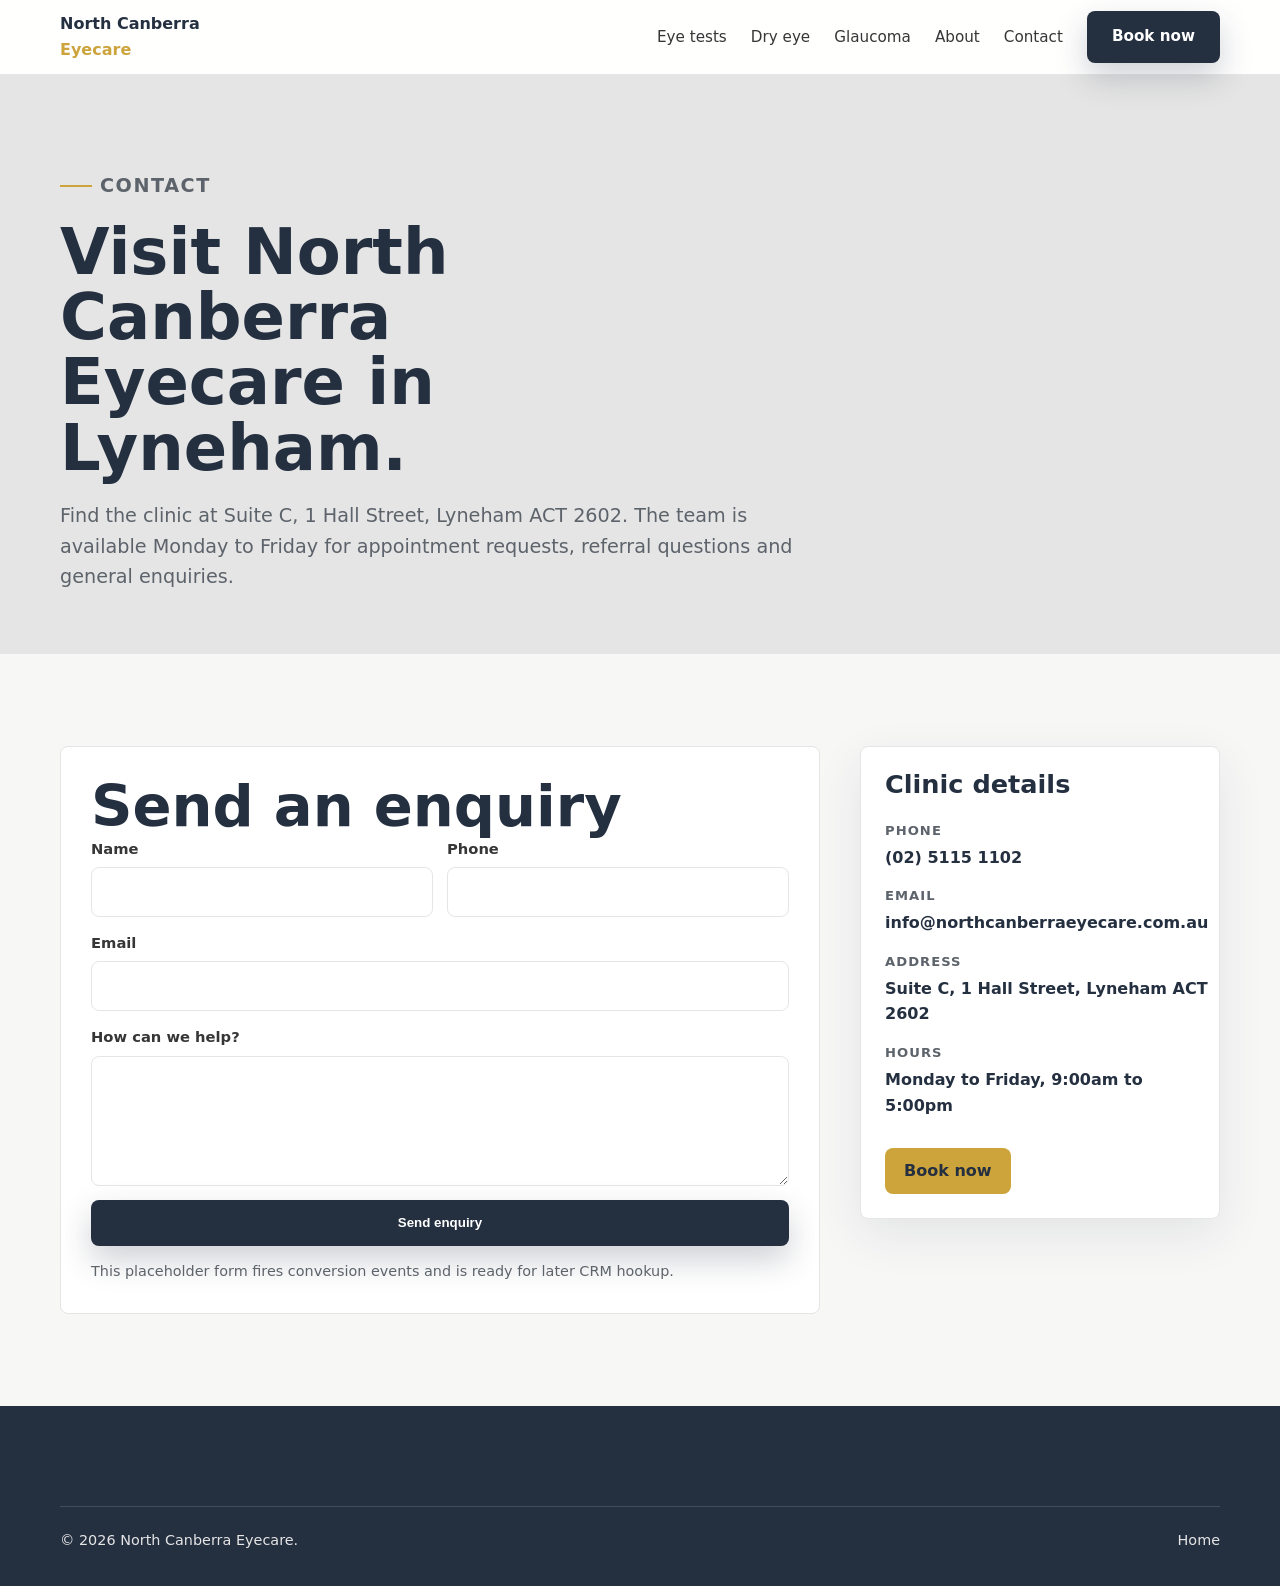
<file: contact/index.html>
<!doctype html>
<html lang="en-AU">
  <head>
    <meta charset="utf-8" />
    <meta name="viewport" content="width=device-width, initial-scale=1" />
    <title>Contact North Canberra Eyecare | Lyneham Optometrist</title>
    <meta name="description" content="Contact North Canberra Eyecare at Suite C, 1 Hall Street, Lyneham ACT. Call (02) 5115 1102 or send an enquiry." />
    <link rel="canonical" href="https://www.northcanberraeyecare.com.au/contact/" />
    <link rel="stylesheet" href="../styles.css" />
    <script async src="https://www.googletagmanager.com/gtag/js?id=AW-XXXXXXXXXX"></script>
    <script defer src="../app.js"></script>
  </head>
  <body class="form-page">
    <header class="site-header">
      <div class="container nav">
        <a class="brand" href="/">North Canberra <span>Eyecare</span></a>
        <button class="mobile-toggle" type="button" aria-label="Open menu" aria-expanded="false" data-mobile-toggle><span></span><span></span><span></span></button>
        <nav class="nav-links" data-nav-links>
          <a href="/canberra-optometrist-eye-tests/">Eye tests</a>
          <a href="/dry-eye-treatment-canberra/">Dry eye</a>
          <a href="/glaucoma-testing-canberra/">Glaucoma</a>
          <a href="/about/">About</a>
          <a href="/contact/">Contact</a>
          <a class="button button-primary" href="/appointments/" data-conversion="book_now_header">Book now</a>
        </nav>
      </div>
    </header>
    <main>
      <section class="page-hero">
        <div class="container">
          <p class="eyebrow">Contact</p>
          <h1>Visit North Canberra Eyecare in Lyneham.</h1>
          <p>Find the clinic at Suite C, 1 Hall Street, Lyneham ACT 2602. The team is available Monday to Friday for appointment requests, referral questions and general enquiries.</p>
        </div>
      </section>
      <section>
        <div class="container content-grid">
          <div class="article-block">
            <h2>Send an enquiry</h2>
            <form id="contact-form" class="form-grid" data-conversion-form="contact_form_submit">
              <div class="form-row">
                <label>Name<input name="name" autocomplete="name" required /></label>
                <label>Phone<input type="tel" name="phone" autocomplete="tel" /></label>
              </div>
              <label>Email<input type="email" name="email" autocomplete="email" required /></label>
              <label>How can we help?<textarea name="message" required></textarea></label>
              <button class="button button-primary" type="submit">Send enquiry</button>
              <p class="form-note" data-form-status>This placeholder form fires conversion events and is ready for later CRM hookup.</p>
            </form>
          </div>
          <aside class="sidebar panel">
            <h3>Clinic details</h3>
            <dl>
              <div><dt>Phone</dt><dd><a href="tel:+61251151102" data-conversion="contact_phone">(02) 5115 1102</a></dd></div>
              <div><dt>Email</dt><dd><a href="mailto:info@northcanberraeyecare.com.au" data-conversion="contact_email">info@northcanberraeyecare.com.au</a></dd></div>
              <div><dt>Address</dt><dd>Suite C, 1 Hall Street, Lyneham ACT 2602</dd></div>
              <div><dt>Hours</dt><dd>Monday to Friday, 9:00am to 5:00pm</dd></div>
            </dl>
            <div class="actions">
              <a class="button button-accent" href="/appointments/" data-conversion="contact_book">Book now</a>
            </div>
          </aside>
        </div>
      </section>
    </main>
    <footer class="site-footer"><div class="container footer-bottom"><span>© 2026 North Canberra Eyecare.</span><span><a href="/">Home</a></span></div></footer>
    <div class="mobile-action-bar" aria-label="Quick actions"><a class="button button-secondary" href="tel:+61251151102" data-conversion="phone_mobile_bar">Call</a><a class="button button-primary" href="/appointments/" data-conversion="book_now_mobile_bar">Book now</a></div>
  </body>
</html>
</file>
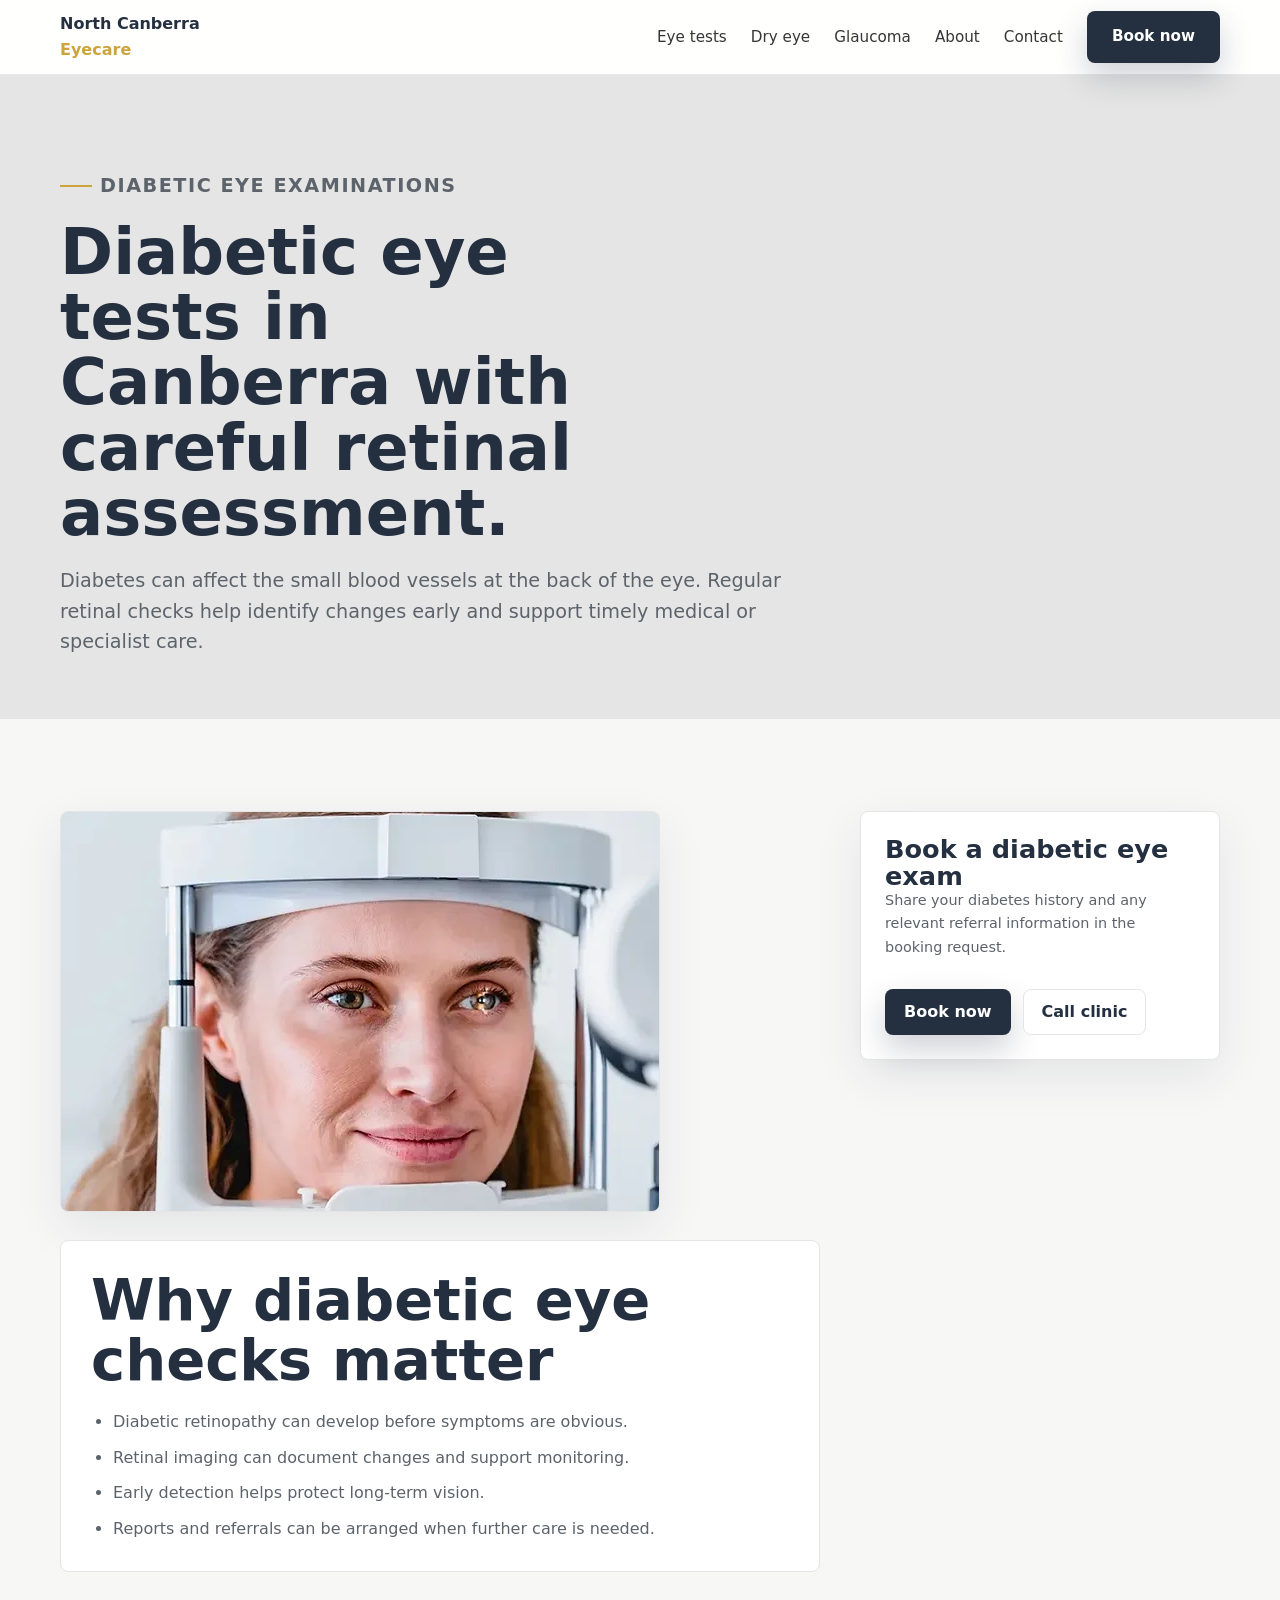
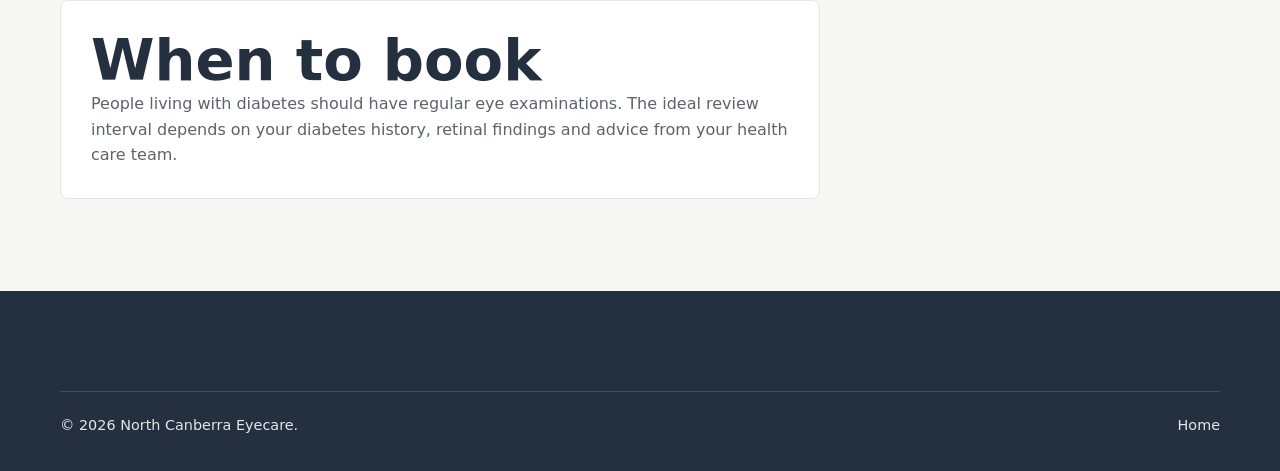
<file: diabetic-eye-test-canberra/index.html>
<!doctype html>
<html lang="en-AU">
  <head>
    <meta charset="utf-8" />
    <meta name="viewport" content="width=device-width, initial-scale=1" />
    <title>Diabetic Eye Test Canberra | North Canberra Eyecare</title>
    <meta name="description" content="Diabetic eye examinations in Lyneham, Canberra, including retinal assessment, imaging and referral guidance for diabetes-related eye changes." />
    <link rel="canonical" href="https://www.northcanberraeyecare.com.au/diabetic-eye-test-canberra/" />
    <link rel="stylesheet" href="../styles.css" />
    <script async src="https://www.googletagmanager.com/gtag/js?id=AW-XXXXXXXXXX"></script>
    <script defer src="../app.js"></script>
  </head>
  <body>
    <header class="site-header"><div class="container nav"><a class="brand" href="/">North Canberra <span>Eyecare</span></a><button class="mobile-toggle" type="button" aria-label="Open menu" aria-expanded="false" data-mobile-toggle><span></span><span></span><span></span></button><nav class="nav-links" data-nav-links><a href="/canberra-optometrist-eye-tests/">Eye tests</a><a href="/dry-eye-treatment-canberra/">Dry eye</a><a href="/glaucoma-testing-canberra/">Glaucoma</a><a href="/about/">About</a><a href="/contact/">Contact</a><a class="button button-primary" href="/appointments/" data-conversion="book_now_header">Book now</a></nav></div></header>
    <main>
      <section class="page-hero"><div class="container"><p class="eyebrow">Diabetic eye examinations</p><h1>Diabetic eye tests in Canberra with careful retinal assessment.</h1><p>Diabetes can affect the small blood vessels at the back of the eye. Regular retinal checks help identify changes early and support timely medical or specialist care.</p></div></section>
      <section>
        <div class="container content-grid">
          <article class="article">
            <img class="panel" src="../assets/diagnostics.webp" alt="Retinal imaging for diabetic eye examination" />
            <div class="article-block"><h2>Why diabetic eye checks matter</h2><ul><li>Diabetic retinopathy can develop before symptoms are obvious.</li><li>Retinal imaging can document changes and support monitoring.</li><li>Early detection helps protect long-term vision.</li><li>Reports and referrals can be arranged when further care is needed.</li></ul></div>
            <div class="article-block"><h2>When to book</h2><p>People living with diabetes should have regular eye examinations. The ideal review interval depends on your diabetes history, retinal findings and advice from your health care team.</p></div>
          </article>
          <aside class="sidebar panel"><h3>Book a diabetic eye exam</h3><p class="form-note">Share your diabetes history and any relevant referral information in the booking request.</p><div class="actions"><a class="button button-primary" href="/appointments/" data-conversion="diabetes_book">Book now</a><a class="button button-secondary" href="tel:+61251151102" data-conversion="diabetes_phone">Call clinic</a></div></aside>
        </div>
      </section>
    </main>
    <footer class="site-footer"><div class="container footer-bottom"><span>© 2026 North Canberra Eyecare.</span><span><a href="/">Home</a></span></div></footer>
    <div class="mobile-action-bar" aria-label="Quick actions"><a class="button button-secondary" href="tel:+61251151102" data-conversion="phone_mobile_bar">Call</a><a class="button button-primary" href="/appointments/" data-conversion="book_now_mobile_bar">Book now</a></div>
  </body>
</html>
</file>
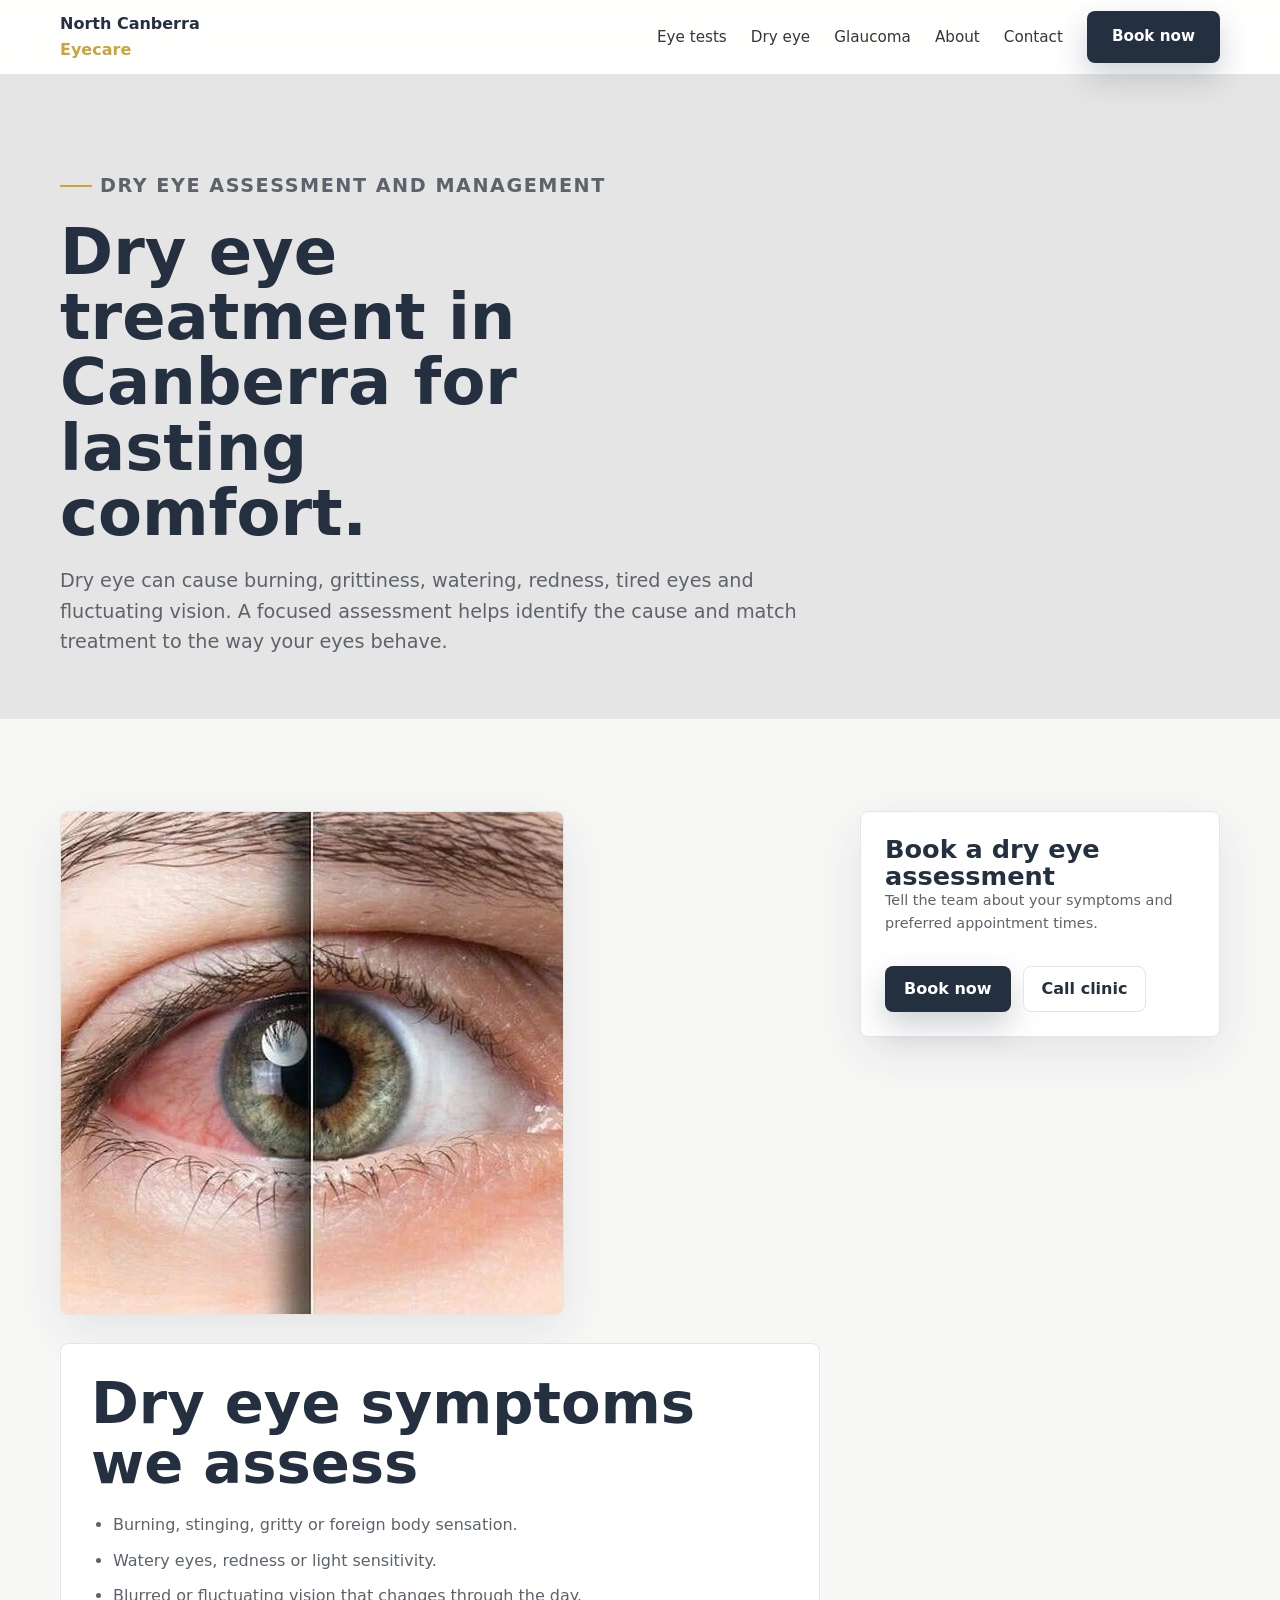
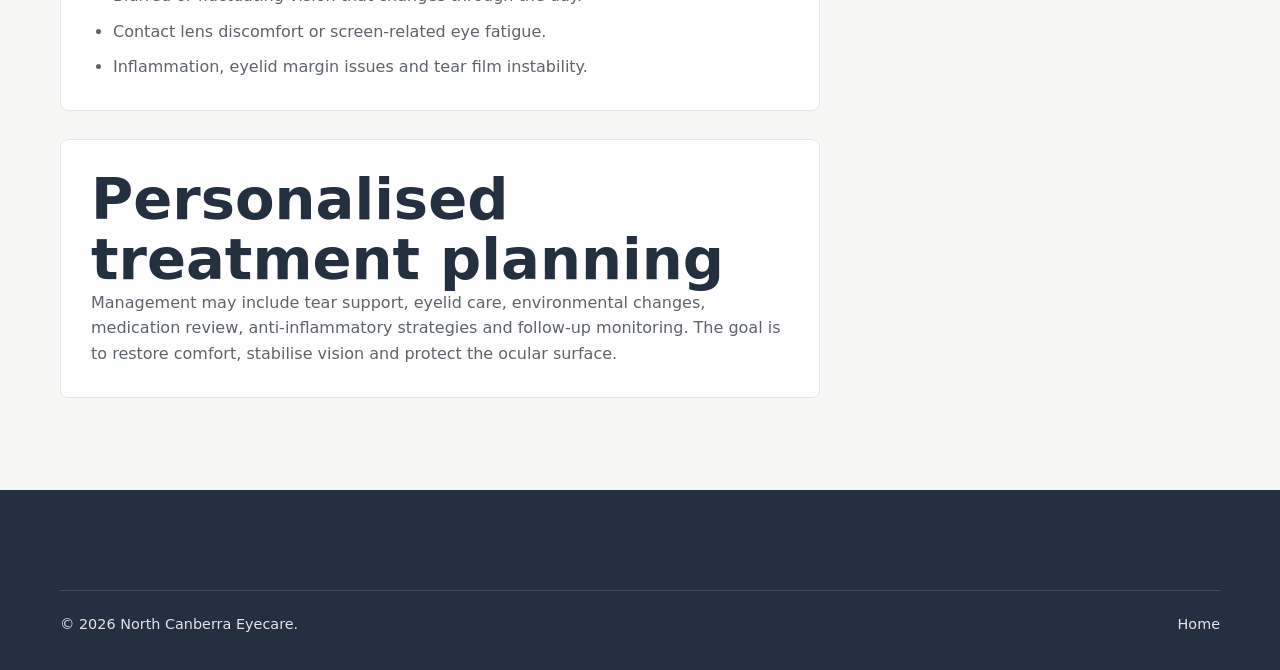
<file: dry-eye-treatment-canberra/index.html>
<!doctype html>
<html lang="en-AU">
  <head>
    <meta charset="utf-8" />
    <meta name="viewport" content="width=device-width, initial-scale=1" />
    <title>Dry Eye Treatment Canberra | North Canberra Eyecare</title>
    <meta name="description" content="Dry eye assessments and personalised treatment plans in Lyneham, Canberra for gritty, watery, burning, tired or fluctuating vision." />
    <link rel="canonical" href="https://www.northcanberraeyecare.com.au/dry-eye-treatment-canberra/" />
    <link rel="stylesheet" href="../styles.css" />
    <script async src="https://www.googletagmanager.com/gtag/js?id=AW-XXXXXXXXXX"></script>
    <script defer src="../app.js"></script>
  </head>
  <body>
    <header class="site-header"><div class="container nav"><a class="brand" href="/">North Canberra <span>Eyecare</span></a><button class="mobile-toggle" type="button" aria-label="Open menu" aria-expanded="false" data-mobile-toggle><span></span><span></span><span></span></button><nav class="nav-links" data-nav-links><a href="/canberra-optometrist-eye-tests/">Eye tests</a><a href="/dry-eye-treatment-canberra/">Dry eye</a><a href="/glaucoma-testing-canberra/">Glaucoma</a><a href="/about/">About</a><a href="/contact/">Contact</a><a class="button button-primary" href="/appointments/" data-conversion="book_now_header">Book now</a></nav></div></header>
    <main>
      <section class="page-hero"><div class="container"><p class="eyebrow">Dry eye assessment and management</p><h1>Dry eye treatment in Canberra for lasting comfort.</h1><p>Dry eye can cause burning, grittiness, watering, redness, tired eyes and fluctuating vision. A focused assessment helps identify the cause and match treatment to the way your eyes behave.</p></div></section>
      <section>
        <div class="container content-grid">
          <article class="article">
            <img class="panel" src="../assets/dry-eye.webp" alt="Dry eye testing and management" />
            <div class="article-block"><h2>Dry eye symptoms we assess</h2><ul><li>Burning, stinging, gritty or foreign body sensation.</li><li>Watery eyes, redness or light sensitivity.</li><li>Blurred or fluctuating vision that changes through the day.</li><li>Contact lens discomfort or screen-related eye fatigue.</li><li>Inflammation, eyelid margin issues and tear film instability.</li></ul></div>
            <div class="article-block"><h2>Personalised treatment planning</h2><p>Management may include tear support, eyelid care, environmental changes, medication review, anti-inflammatory strategies and follow-up monitoring. The goal is to restore comfort, stabilise vision and protect the ocular surface.</p></div>
          </article>
          <aside class="sidebar panel"><h3>Book a dry eye assessment</h3><p class="form-note">Tell the team about your symptoms and preferred appointment times.</p><div class="actions"><a class="button button-primary" href="/appointments/" data-conversion="dry_eye_book">Book now</a><a class="button button-secondary" href="tel:+61251151102" data-conversion="dry_eye_phone">Call clinic</a></div></aside>
        </div>
      </section>
    </main>
    <footer class="site-footer"><div class="container footer-bottom"><span>© 2026 North Canberra Eyecare.</span><span><a href="/">Home</a></span></div></footer>
    <div class="mobile-action-bar" aria-label="Quick actions"><a class="button button-secondary" href="tel:+61251151102" data-conversion="phone_mobile_bar">Call</a><a class="button button-primary" href="/appointments/" data-conversion="book_now_mobile_bar">Book now</a></div>
  </body>
</html>
</file>
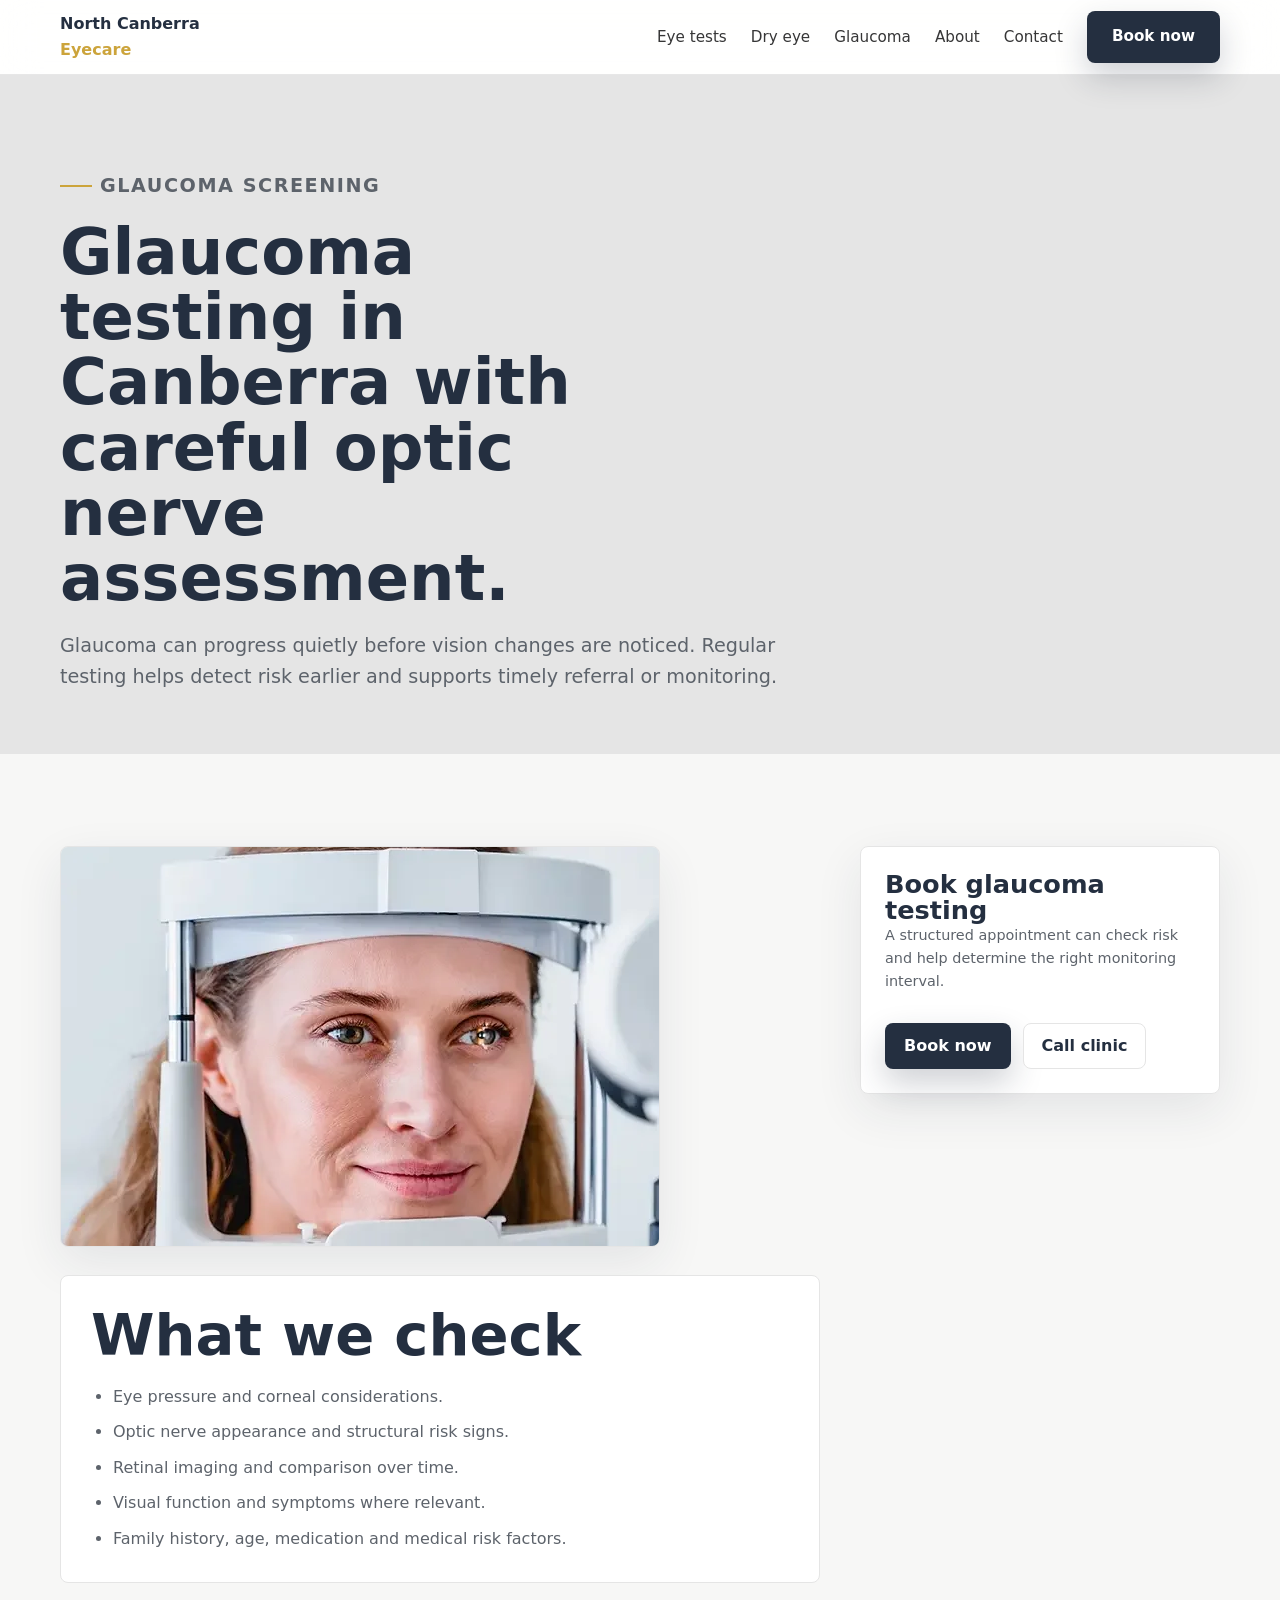
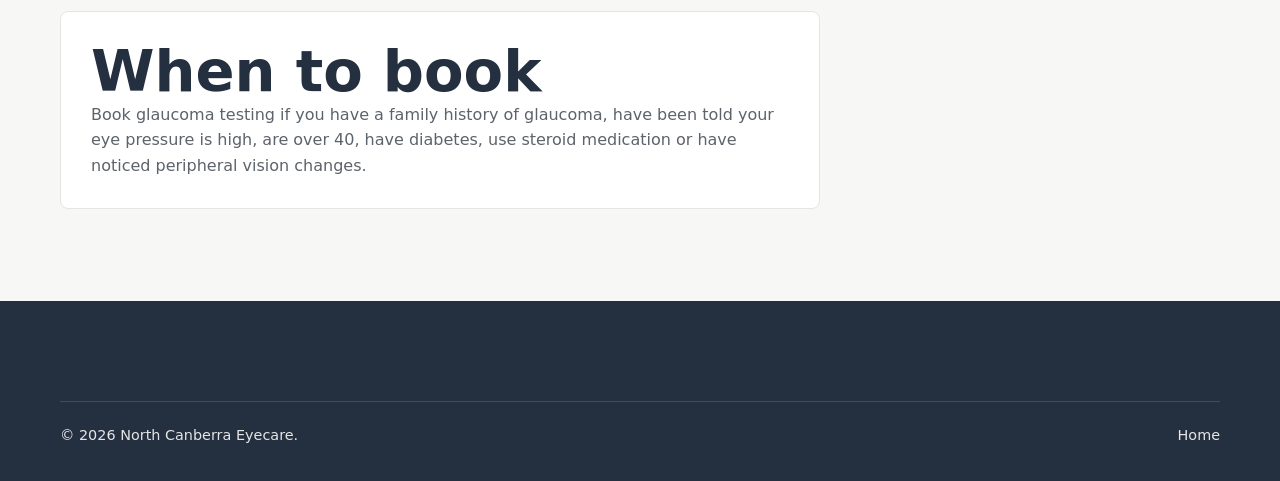
<file: glaucoma-testing-canberra/index.html>
<!doctype html>
<html lang="en-AU">
  <head>
    <meta charset="utf-8" />
    <meta name="viewport" content="width=device-width, initial-scale=1" />
    <title>Glaucoma Testing Canberra | North Canberra Eyecare</title>
    <meta name="description" content="Glaucoma screening and monitoring in Lyneham, Canberra with eye pressure checks, optic nerve assessment and diagnostic imaging." />
    <link rel="canonical" href="https://www.northcanberraeyecare.com.au/glaucoma-testing-canberra/" />
    <link rel="stylesheet" href="../styles.css" />
    <script async src="https://www.googletagmanager.com/gtag/js?id=AW-XXXXXXXXXX"></script>
    <script defer src="../app.js"></script>
  </head>
  <body>
    <header class="site-header"><div class="container nav"><a class="brand" href="/">North Canberra <span>Eyecare</span></a><button class="mobile-toggle" type="button" aria-label="Open menu" aria-expanded="false" data-mobile-toggle><span></span><span></span><span></span></button><nav class="nav-links" data-nav-links><a href="/canberra-optometrist-eye-tests/">Eye tests</a><a href="/dry-eye-treatment-canberra/">Dry eye</a><a href="/glaucoma-testing-canberra/">Glaucoma</a><a href="/about/">About</a><a href="/contact/">Contact</a><a class="button button-primary" href="/appointments/" data-conversion="book_now_header">Book now</a></nav></div></header>
    <main>
      <section class="page-hero"><div class="container"><p class="eyebrow">Glaucoma screening</p><h1>Glaucoma testing in Canberra with careful optic nerve assessment.</h1><p>Glaucoma can progress quietly before vision changes are noticed. Regular testing helps detect risk earlier and supports timely referral or monitoring.</p></div></section>
      <section>
        <div class="container content-grid">
          <article class="article">
            <img class="panel" src="../assets/diagnostics.webp" alt="Diagnostic equipment for glaucoma testing" />
            <div class="article-block"><h2>What we check</h2><ul><li>Eye pressure and corneal considerations.</li><li>Optic nerve appearance and structural risk signs.</li><li>Retinal imaging and comparison over time.</li><li>Visual function and symptoms where relevant.</li><li>Family history, age, medication and medical risk factors.</li></ul></div>
            <div class="article-block"><h2>When to book</h2><p>Book glaucoma testing if you have a family history of glaucoma, have been told your eye pressure is high, are over 40, have diabetes, use steroid medication or have noticed peripheral vision changes.</p></div>
          </article>
          <aside class="sidebar panel"><h3>Book glaucoma testing</h3><p class="form-note">A structured appointment can check risk and help determine the right monitoring interval.</p><div class="actions"><a class="button button-primary" href="/appointments/" data-conversion="glaucoma_book">Book now</a><a class="button button-secondary" href="tel:+61251151102" data-conversion="glaucoma_phone">Call clinic</a></div></aside>
        </div>
      </section>
    </main>
    <footer class="site-footer"><div class="container footer-bottom"><span>© 2026 North Canberra Eyecare.</span><span><a href="/">Home</a></span></div></footer>
    <div class="mobile-action-bar" aria-label="Quick actions"><a class="button button-secondary" href="tel:+61251151102" data-conversion="phone_mobile_bar">Call</a><a class="button button-primary" href="/appointments/" data-conversion="book_now_mobile_bar">Book now</a></div>
  </body>
</html>
</file>
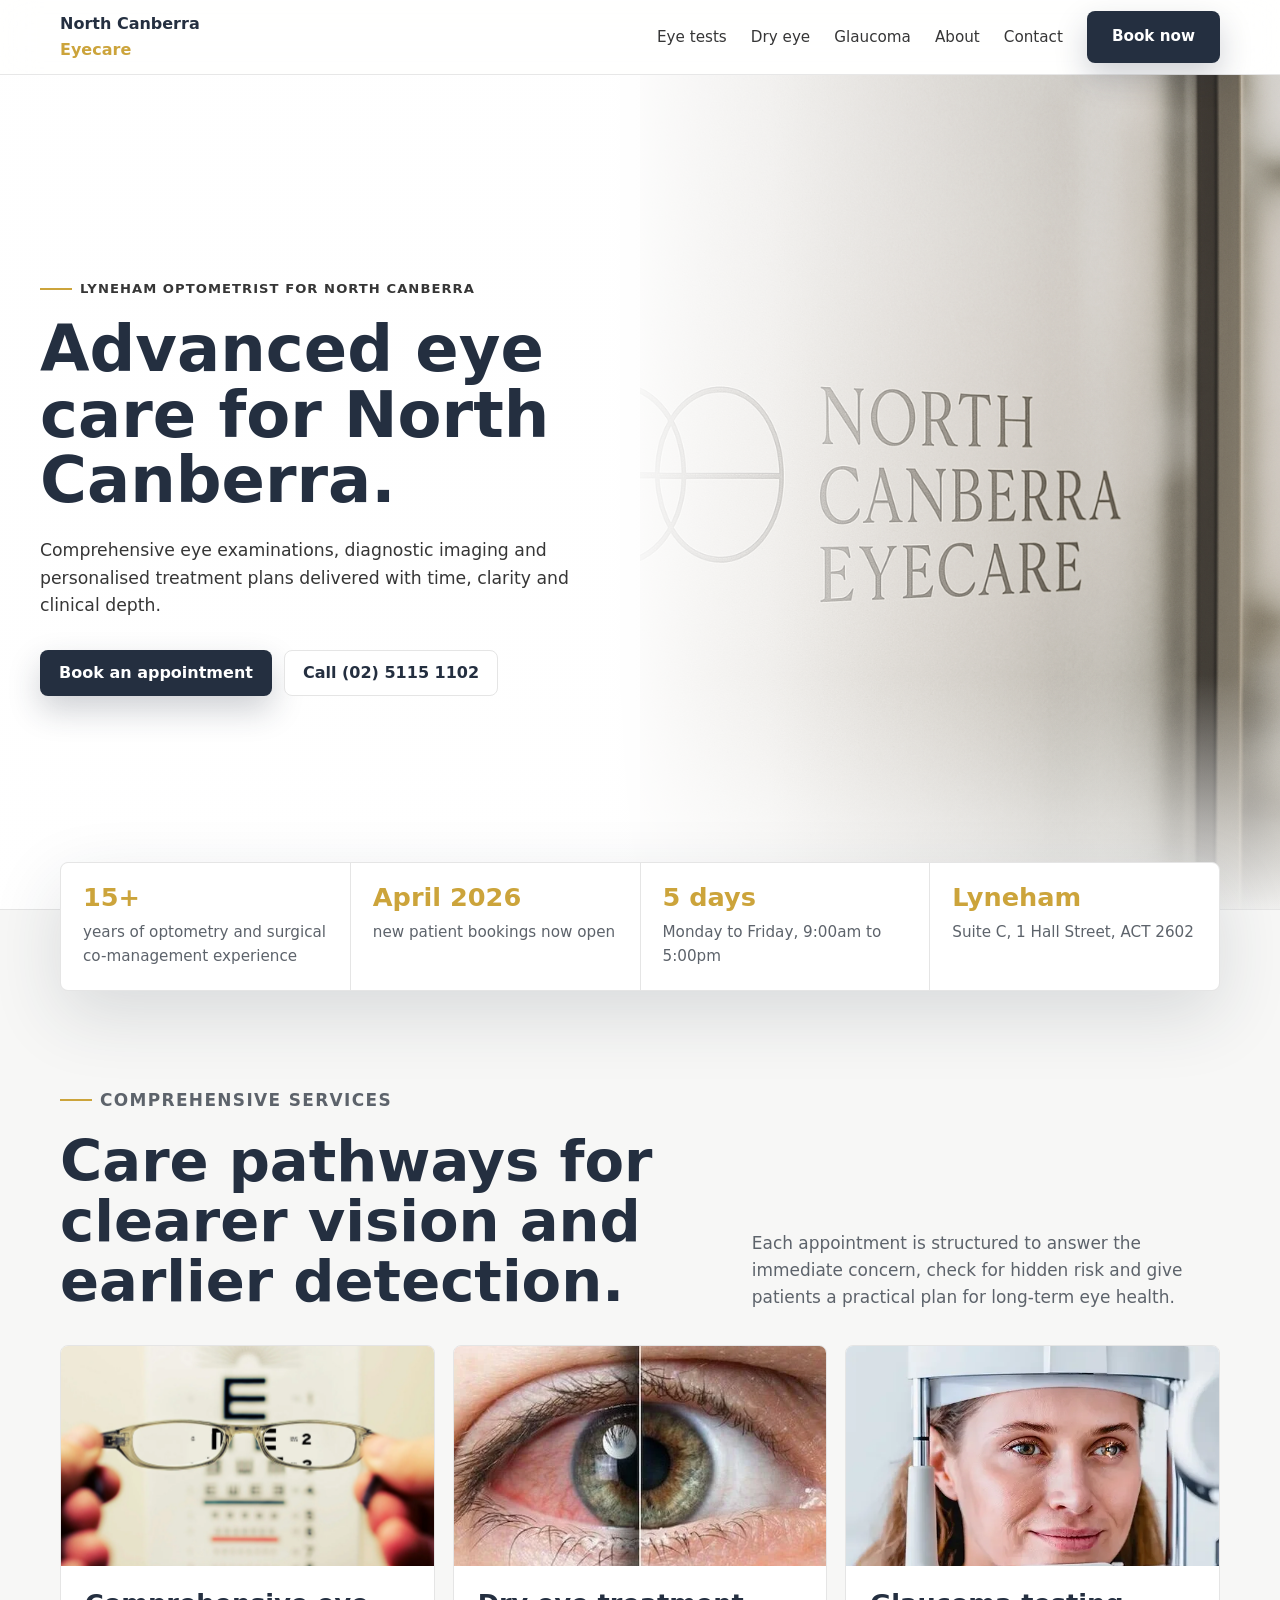
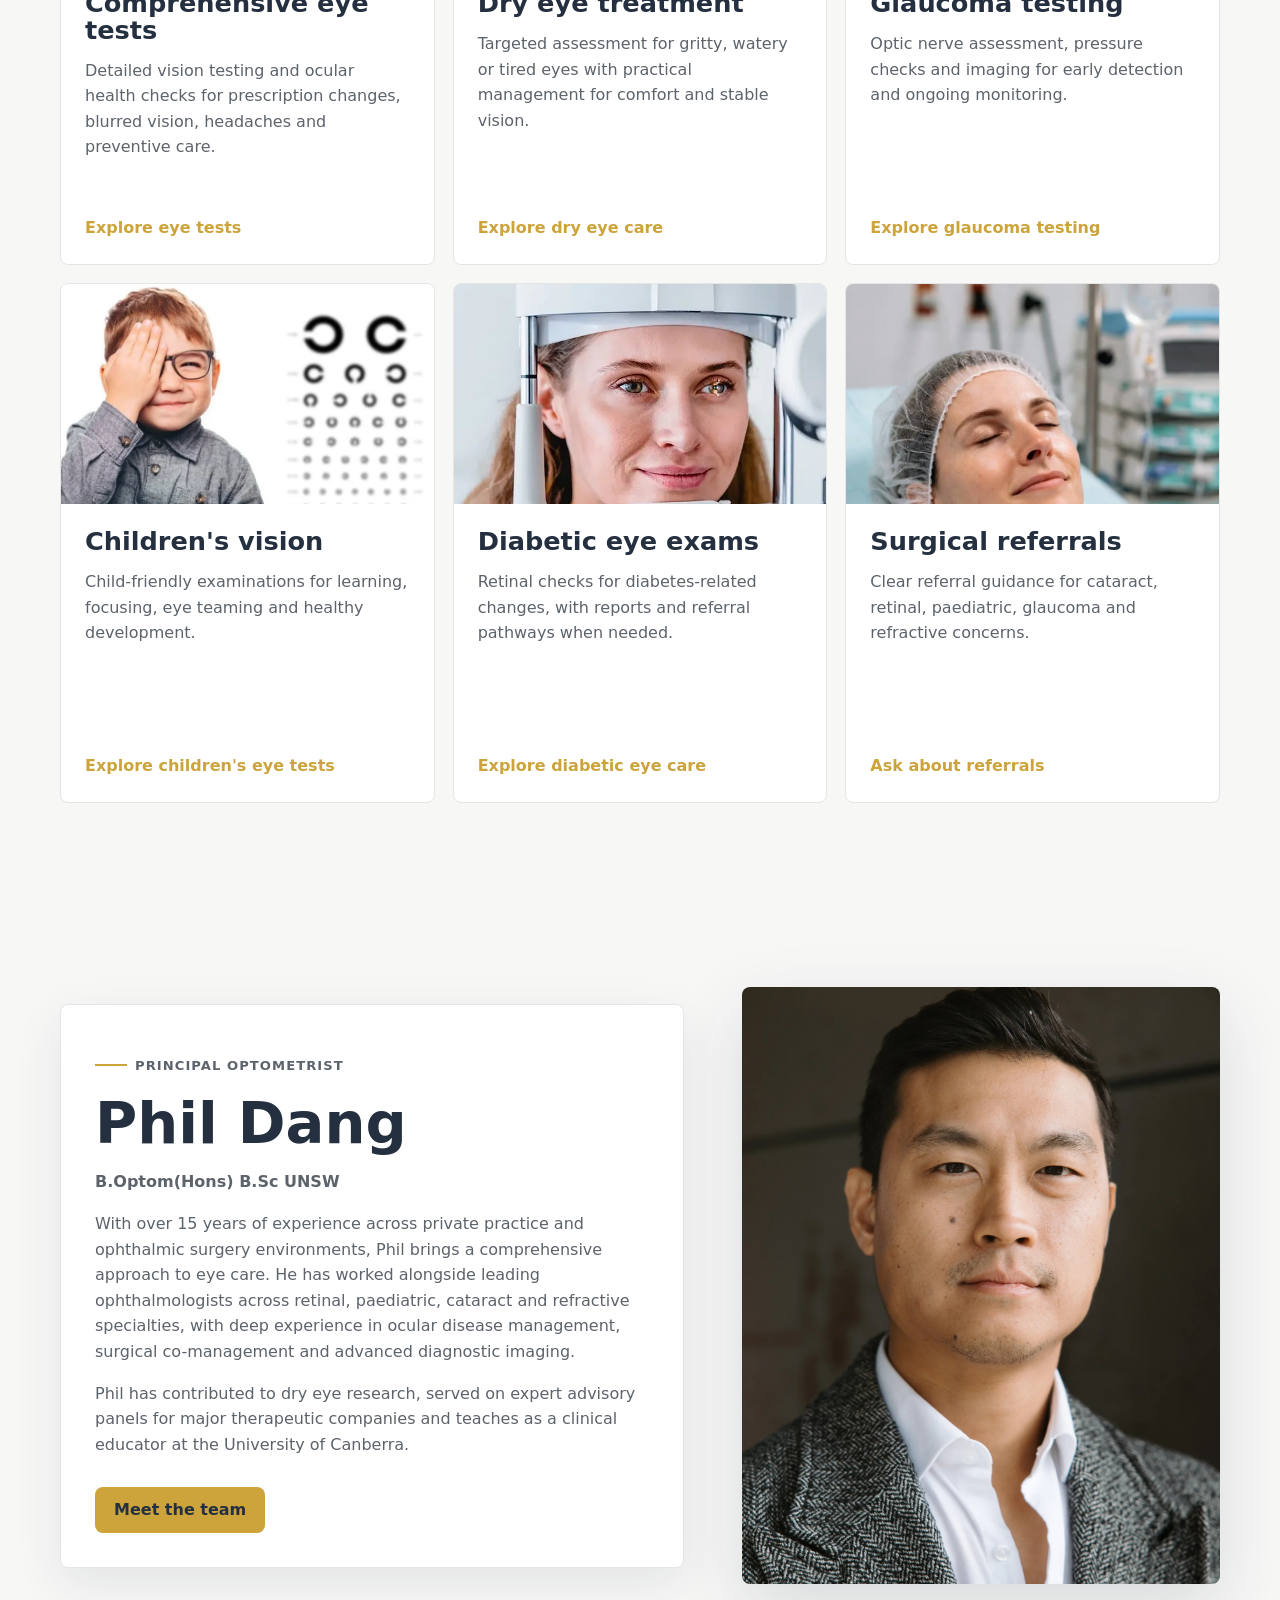
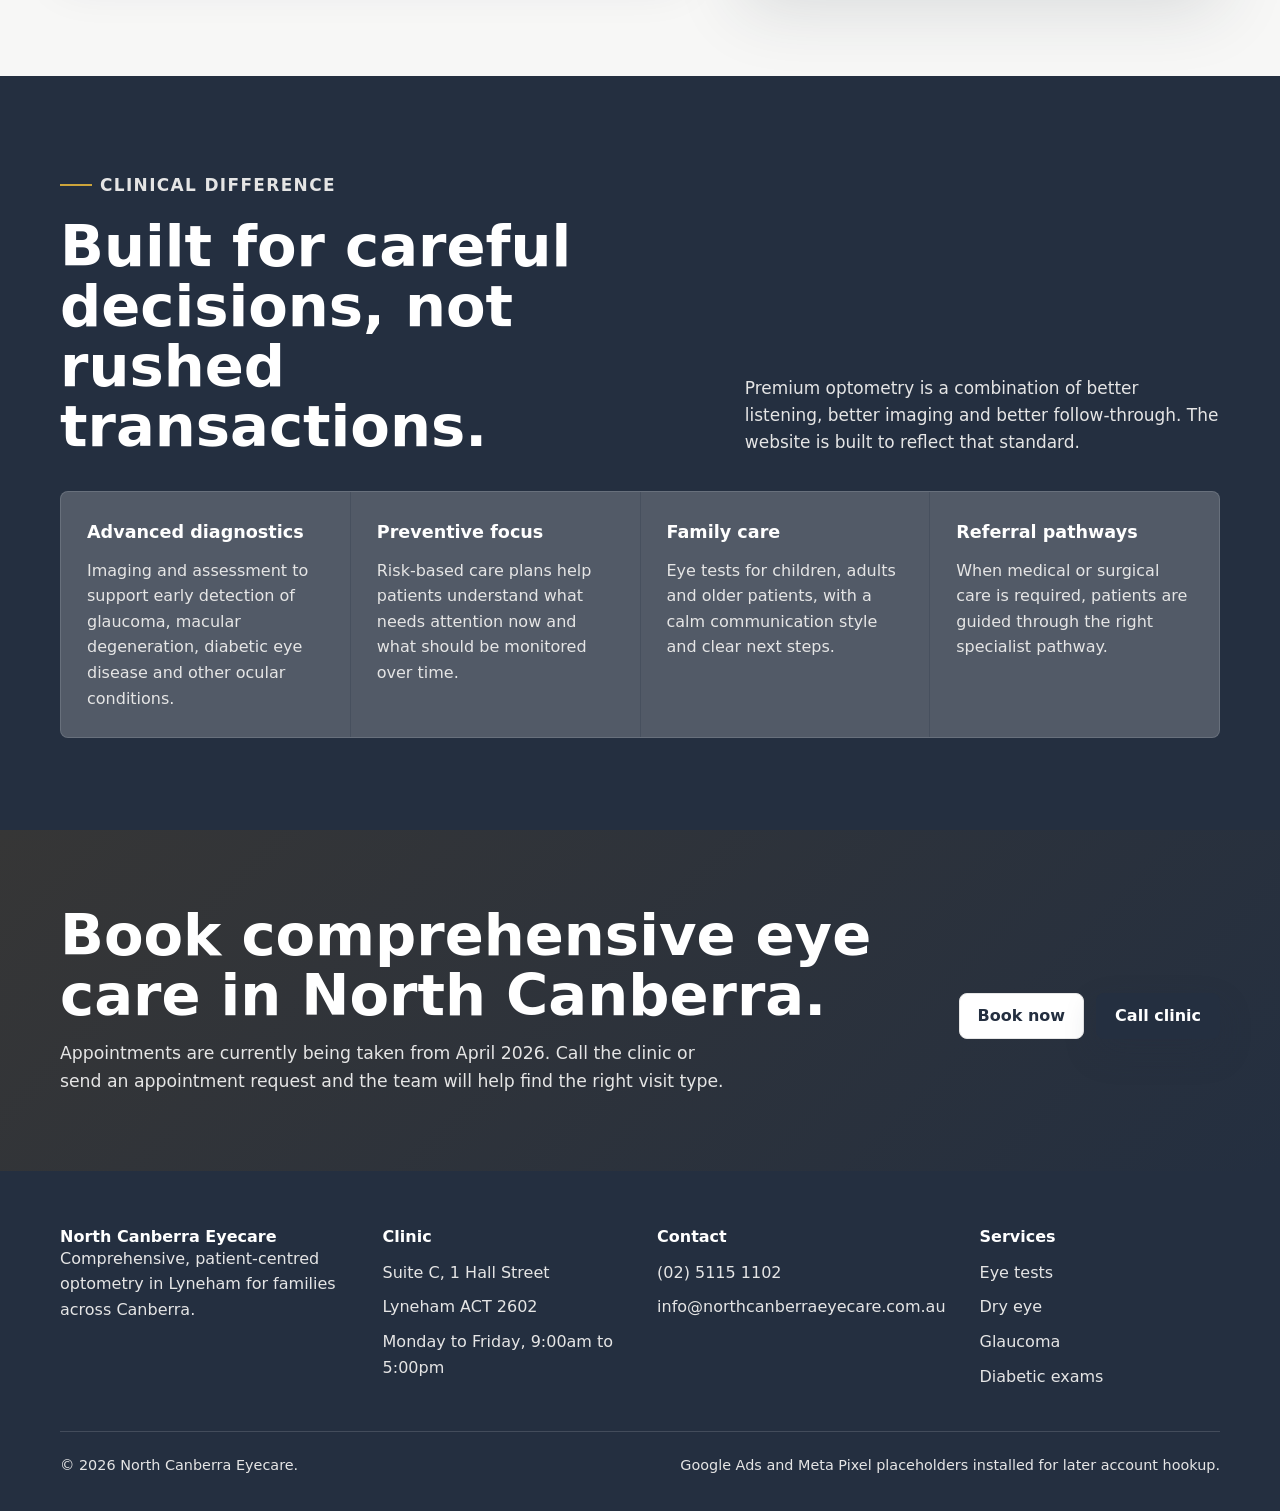
<file: home/index.html>
<!doctype html>
<html lang="en-AU">
  <head>
    <meta charset="utf-8" />
    <meta http-equiv="refresh" content="0; url=/" />
    <link rel="canonical" href="https://www.northcanberraeyecare.com.au/" />
    <title>North Canberra Eyecare</title>
  </head>
  <body>
    <p><a href="/">Continue to North Canberra Eyecare</a></p>
  </body>
</html>
</file>
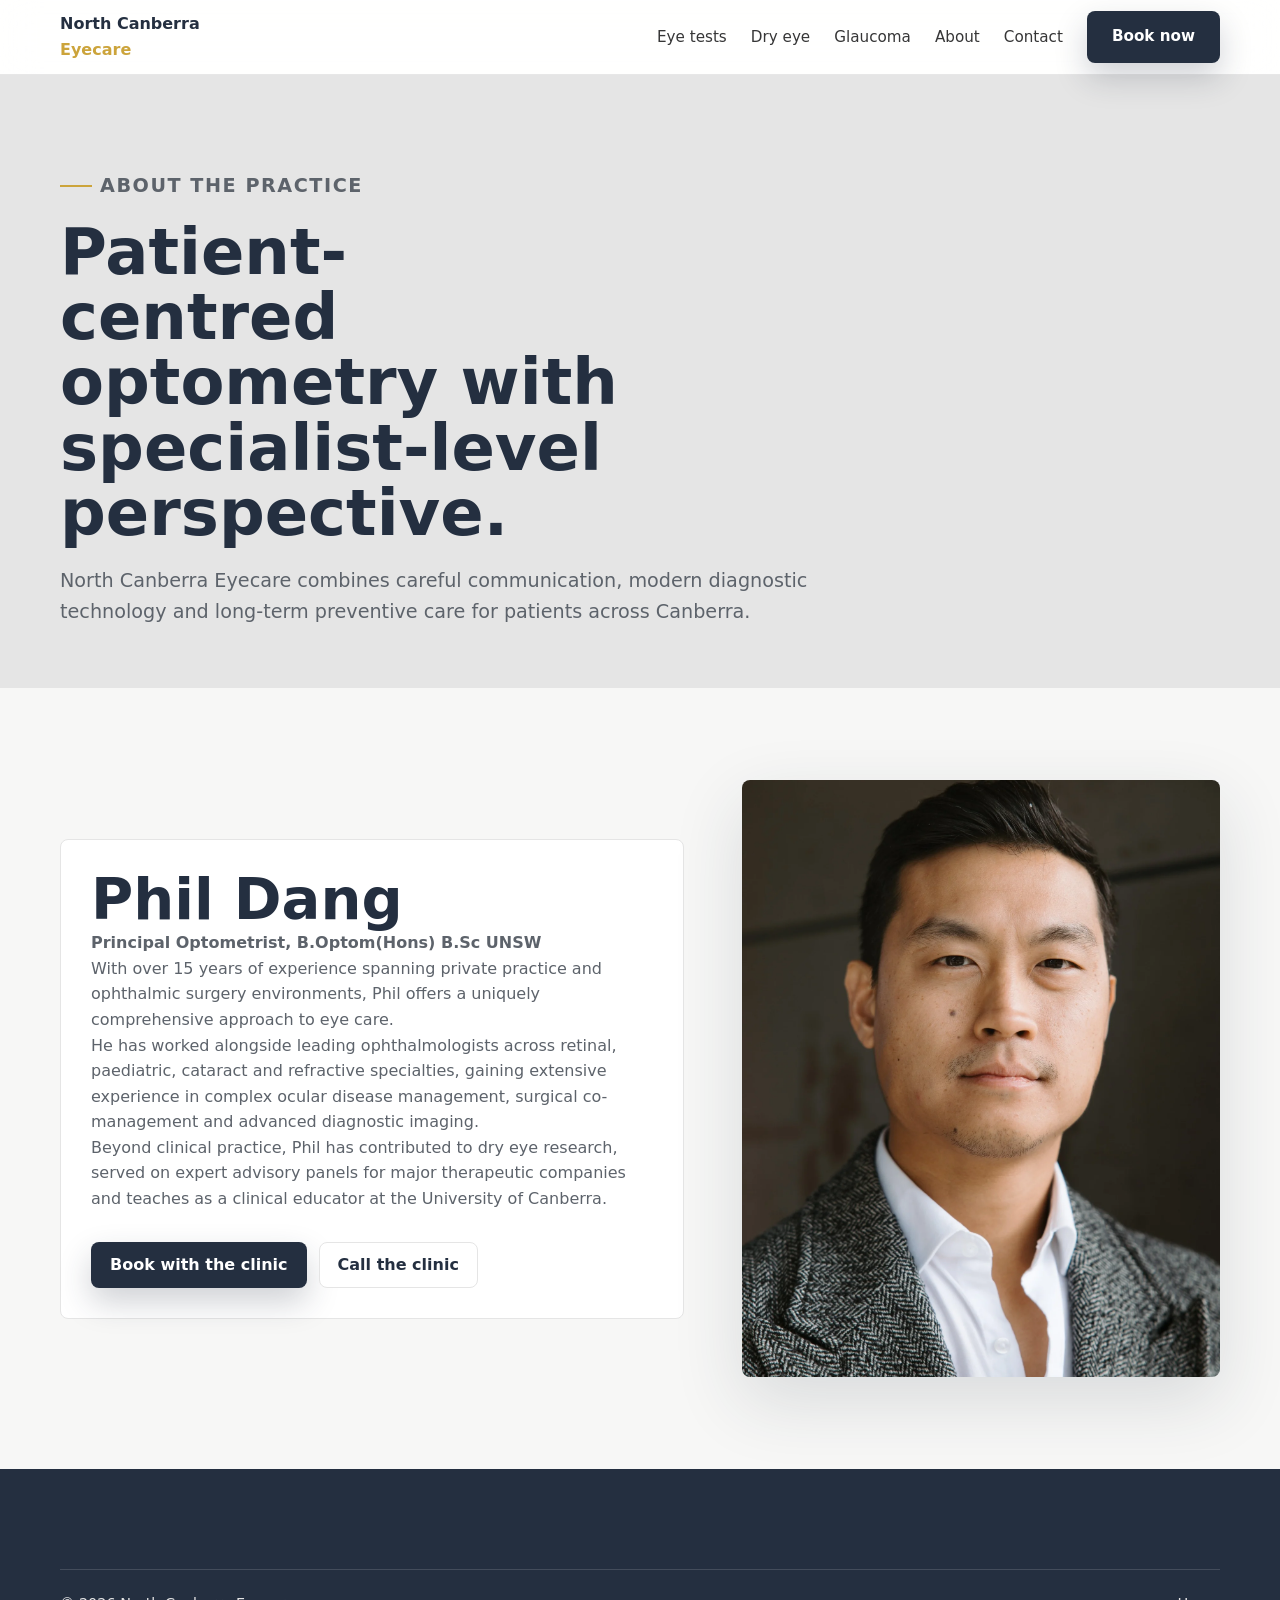
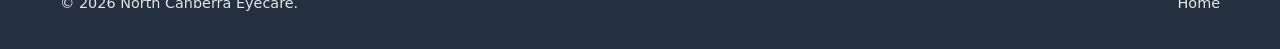
<file: our-team/index.html>
<!doctype html>
<html lang="en-AU">
  <head>
    <meta charset="utf-8" />
    <meta http-equiv="refresh" content="0; url=/about/" />
    <link rel="canonical" href="https://www.northcanberraeyecare.com.au/about/" />
    <title>Meet the Team | North Canberra Eyecare</title>
  </head>
  <body>
    <p><a href="/about/">Continue to the North Canberra Eyecare team page</a></p>
  </body>
</html>
</file>
<file: styles.css>
:root {
  --graphite: #363636;
  --jet: #242f40;
  --bronze: #cca43b;
  --alabaster: #e5e5e5;
  --white: #ffffff;
  --ink: var(--jet);
  --muted: #5d636b;
  --line: var(--alabaster);
  --paper: #f7f7f6;
  --panel: #ffffff;
  --blue: var(--bronze);
  --blue-2: var(--graphite);
  --teal: var(--bronze);
  --green: var(--bronze);
  --gold: var(--bronze);
  --shadow: 0 24px 70px rgba(36, 47, 64, 0.14);
  --radius: 8px;
  font-family: Inter, ui-sans-serif, system-ui, -apple-system, BlinkMacSystemFont, "Segoe UI", sans-serif;
}

* {
  box-sizing: border-box;
}

html {
  scroll-behavior: smooth;
}

body {
  margin: 0;
  color: var(--ink);
  background: var(--paper);
  line-height: 1.6;
  overflow-x: hidden;
}

img {
  display: block;
  max-width: 100%;
  height: auto;
}

a {
  color: inherit;
  text-decoration: none;
}

.container {
  width: min(1160px, calc(100% - 40px));
  margin: 0 auto;
}

.hero .container {
  width: min(1280px, calc(100% - 80px));
}

.site-header {
  position: sticky;
  top: 0;
  z-index: 20;
  border-bottom: 1px solid rgba(229, 229, 229, 0.9);
  background: rgba(255, 255, 255, 0.9);
  backdrop-filter: blur(18px);
}

.nav {
  display: flex;
  align-items: center;
  justify-content: space-between;
  min-height: 74px;
  gap: 24px;
}

.brand {
  display: grid;
  gap: 0;
  font-weight: 760;
  letter-spacing: 0;
}

.brand span {
  color: var(--blue);
}

.nav-links {
  display: flex;
  align-items: center;
  gap: 24px;
  color: var(--graphite);
  font-size: 0.95rem;
}

.nav-links a {
  padding: 8px 0;
}

.nav-links a:hover {
  color: var(--blue);
}

.nav-links .button {
  min-height: 52px;
  padding: 0 24px;
}

.button {
  display: inline-flex;
  align-items: center;
  justify-content: center;
  min-height: 46px;
  padding: 0 18px;
  border: 1px solid transparent;
  border-radius: var(--radius);
  font-weight: 720;
  line-height: 1;
  cursor: pointer;
  transition: transform 180ms ease, box-shadow 180ms ease, background 180ms ease, border 180ms ease;
}

.button:hover {
  transform: translateY(-1px);
}

.button-primary {
  color: var(--white);
  background: var(--ink);
  box-shadow: 0 14px 32px rgba(36, 47, 64, 0.22);
}

.button-primary:hover {
  background: var(--blue-2);
}

.button-secondary {
  color: var(--ink);
  background: var(--white);
  border-color: var(--line);
}

.button-secondary:hover {
  border-color: rgba(204, 164, 59, 0.55);
  box-shadow: 0 10px 24px rgba(36, 47, 64, 0.1);
}

.button-accent {
  color: var(--jet);
  background: var(--blue);
}

.mobile-toggle {
  display: none;
  width: 44px;
  height: 44px;
  border: 1px solid var(--line);
  border-radius: var(--radius);
  background: var(--white);
  color: var(--ink);
}

.mobile-toggle span {
  display: block;
  width: 18px;
  height: 2px;
  border-radius: 999px;
  background: currentColor;
}

.hero {
  position: relative;
  overflow: hidden;
  border-bottom: 1px solid var(--line);
  background: var(--alabaster);
}

.hero::before {
  position: absolute;
  top: 0;
  right: 0;
  bottom: 0;
  left: 50%;
  content: "";
  background: url("assets/clinic-hero.webp") center right / cover no-repeat;
  filter: saturate(0.82) contrast(0.9);
}

.hero::after {
  position: absolute;
  inset: 0;
  content: "";
  background:
    linear-gradient(90deg, rgba(255, 255, 255, 0.99) 0%, rgba(255, 255, 255, 0.99) 48%, rgba(255, 255, 255, 0.78) 60%, rgba(229, 229, 229, 0.18) 82%, rgba(229, 229, 229, 0.08) 100%),
    linear-gradient(180deg, rgba(255, 255, 255, 0) 72%, rgba(247, 247, 246, 0.96) 100%);
}

.hero-inner {
  position: relative;
  z-index: 1;
  min-height: 650px;
  display: grid;
  align-items: center;
  padding: 70px 0 86px;
}

.hero-copy {
  width: min(560px, 100%);
}

.eyebrow {
  display: inline-flex;
  align-items: center;
  flex-wrap: wrap;
  gap: 8px;
  margin: 0 0 18px;
  color: var(--blue-2);
  font-size: 0.82rem;
  font-weight: 800;
  letter-spacing: 0.08em;
  text-transform: uppercase;
}

.eyebrow::before {
  width: 32px;
  height: 2px;
  content: "";
  background: var(--teal);
}

h1,
h2,
h3 {
  margin: 0;
  letter-spacing: 0;
  line-height: 1.04;
}

h1 {
  max-width: 560px;
  font-size: clamp(3rem, 5vw, 4.9rem);
  line-height: 1.02;
}

h2 {
  font-size: clamp(2.1rem, 4.5vw, 4.4rem);
}

h3 {
  font-size: clamp(1.25rem, 2vw, 1.7rem);
}

p {
  margin: 0;
}

.lead {
  max-width: 600px;
  margin-top: 24px;
  color: var(--graphite);
  font-size: clamp(1.04rem, 1.35vw, 1.22rem);
}

.hero-actions,
.actions {
  display: flex;
  flex-wrap: wrap;
  gap: 12px;
  margin-top: 30px;
}

.hero-mobile-card,
.hero-mobile-stats {
  display: none;
}

.trust-strip {
  position: relative;
  margin-top: -48px;
  z-index: 3;
}

.trust-grid {
  display: grid;
  grid-template-columns: repeat(4, 1fr);
  gap: 1px;
  overflow: hidden;
  border: 1px solid var(--line);
  border-radius: var(--radius);
  background: var(--line);
  box-shadow: var(--shadow);
}

.trust-item {
  min-height: 116px;
  padding: 22px;
  background: var(--white);
}

.metric {
  display: block;
  color: var(--blue);
  font-size: 1.6rem;
  font-weight: 820;
  line-height: 1;
}

.trust-item span + span,
.trust-item p {
  display: block;
  margin-top: 9px;
  color: var(--muted);
  font-size: 0.95rem;
}

section {
  padding: 92px 0;
}

.section-head {
  display: flex;
  align-items: end;
  justify-content: space-between;
  gap: 28px;
  margin-bottom: 34px;
}

.section-head p {
  max-width: 520px;
  color: var(--muted);
  font-size: 1.06rem;
}

.service-grid {
  display: grid;
  grid-template-columns: repeat(3, 1fr);
  gap: 18px;
}

.service-card {
  display: grid;
  grid-template-rows: 220px 1fr;
  overflow: hidden;
  border: 1px solid var(--line);
  border-radius: var(--radius);
  background: var(--white);
  min-height: 520px;
}

.service-card img {
  width: 100%;
  height: 220px;
  object-fit: cover;
}

.service-card-body {
  display: flex;
  flex-direction: column;
  padding: 24px;
}

.service-card p {
  margin: 14px 0 22px;
  color: var(--muted);
}

.service-card a {
  margin-top: auto;
  color: var(--blue);
  font-weight: 760;
}

.split {
  display: grid;
  grid-template-columns: minmax(0, 1.02fr) minmax(360px, 0.78fr);
  align-items: center;
  gap: 58px;
}

.portrait {
  overflow: hidden;
  border-radius: var(--radius);
  box-shadow: var(--shadow);
}

.portrait img {
  width: 100%;
  aspect-ratio: 4 / 5;
  object-fit: cover;
}

.panel {
  border: 1px solid var(--line);
  border-radius: var(--radius);
  background: var(--white);
  box-shadow: 0 16px 48px rgba(36, 47, 64, 0.09);
}

.doctor-card {
  padding: 34px;
}

.doctor-card p {
  margin-top: 16px;
  color: var(--muted);
}

.feature-band {
  color: var(--white);
  background: var(--ink);
}

.feature-band .section-head p,
.feature-band .eyebrow {
  color: var(--alabaster);
}

.feature-band .eyebrow::before {
  background: var(--gold);
}

.feature-grid {
  display: grid;
  grid-template-columns: repeat(4, 1fr);
  gap: 1px;
  overflow: hidden;
  border: 1px solid rgba(255, 255, 255, 0.18);
  border-radius: var(--radius);
  background: rgba(255, 255, 255, 0.16);
}

.feature {
  min-height: 230px;
  padding: 26px;
  background: rgba(255, 255, 255, 0.06);
}

.feature strong {
  display: block;
  margin-bottom: 12px;
  font-size: 1.1rem;
}

.feature p {
  color: var(--alabaster);
}

.cta {
  padding: 76px 0;
  color: var(--white);
  background: linear-gradient(135deg, var(--graphite), var(--jet));
}

.cta-inner {
  display: grid;
  grid-template-columns: 1fr auto;
  align-items: center;
  gap: 28px;
}

.cta p {
  max-width: 670px;
  margin-top: 14px;
  color: var(--alabaster);
  font-size: 1.08rem;
}

.cta .button-secondary {
  color: var(--ink);
}

.page-hero {
  padding: 76px 0 60px;
  border-bottom: 1px solid var(--line);
  background: var(--alabaster);
}

.page-hero p {
  max-width: 760px;
  margin-top: 20px;
  color: var(--muted);
  font-size: 1.2rem;
}

.content-grid {
  display: grid;
  grid-template-columns: minmax(0, 1fr) 360px;
  gap: 40px;
  align-items: start;
}

.article {
  display: grid;
  gap: 28px;
}

.article-block {
  padding: 30px;
  border: 1px solid var(--line);
  border-radius: var(--radius);
  background: var(--white);
}

.article-block p,
.article-block li {
  color: var(--muted);
}

.article-block ul {
  display: grid;
  gap: 10px;
  margin: 18px 0 0;
  padding-left: 22px;
}

.sidebar {
  position: sticky;
  top: 98px;
  padding: 24px;
}

.sidebar dl {
  display: grid;
  gap: 15px;
  margin: 22px 0 0;
}

.sidebar dt {
  color: var(--muted);
  font-size: 0.82rem;
  font-weight: 800;
  letter-spacing: 0.08em;
  text-transform: uppercase;
}

.sidebar dd {
  margin: 4px 0 0;
  font-weight: 700;
}

.form-grid {
  display: grid;
  gap: 14px;
}

.form-row {
  display: grid;
  grid-template-columns: 1fr 1fr;
  gap: 14px;
}

label {
  display: grid;
  gap: 7px;
  color: var(--graphite);
  font-size: 0.92rem;
  font-weight: 720;
}

input,
select,
textarea {
  width: 100%;
  min-height: 48px;
  padding: 12px 13px;
  border: 1px solid var(--line);
  border-radius: var(--radius);
  background: var(--white);
  color: var(--ink);
  font: inherit;
}

textarea {
  min-height: 130px;
  resize: vertical;
}

.form-note {
  color: var(--muted);
  font-size: 0.9rem;
}

.site-footer {
  padding: 58px 0 34px;
  color: var(--alabaster);
  background: var(--jet);
}

.footer-grid {
  display: grid;
  grid-template-columns: 1.2fr repeat(3, 1fr);
  gap: 34px;
}

.site-footer h2,
.site-footer h3 {
  color: var(--white);
  font-size: 1rem;
}

.site-footer p,
.site-footer a,
.site-footer li {
  color: var(--alabaster);
}

.site-footer ul {
  display: grid;
  gap: 9px;
  margin: 14px 0 0;
  padding: 0;
  list-style: none;
}

.footer-bottom {
  display: flex;
  justify-content: space-between;
  gap: 20px;
  margin-top: 42px;
  padding-top: 22px;
  border-top: 1px solid rgba(255, 255, 255, 0.14);
  color: var(--alabaster);
  font-size: 0.9rem;
}

.notice {
  padding: 13px 16px;
  border: 1px solid rgba(204, 164, 59, 0.35);
  border-radius: var(--radius);
  background: rgba(204, 164, 59, 0.1);
  color: var(--graphite);
  font-weight: 720;
}

.mobile-action-bar {
  display: none;
}

@media (max-width: 940px) {
  body {
    padding-bottom: 84px;
  }

  body.form-page {
    padding-bottom: 0;
  }

  .site-header {
    box-shadow: 0 10px 26px rgba(36, 47, 64, 0.08);
  }

  .nav {
    min-height: 66px;
    gap: 14px;
  }

  .brand {
    font-size: 0.98rem;
    line-height: 1.06;
  }

  .hero .container {
    width: min(calc(100% - 36px), 1160px);
  }

  .mobile-toggle {
    display: inline-flex;
    flex-direction: column;
    align-items: center;
    justify-content: center;
    z-index: 40;
    gap: 4px;
    width: 48px;
    height: 48px;
    padding: 0;
    flex: 0 0 auto;
    background: var(--ink);
    color: var(--white);
    box-shadow: 0 12px 26px rgba(36, 47, 64, 0.16);
  }

  .nav-links {
    position: fixed;
    top: 66px;
    left: 12px;
    right: 12px;
    display: none;
    flex-direction: column;
    align-items: stretch;
    gap: 2px;
    padding: 12px;
    border: 1px solid var(--line);
    border-radius: var(--radius);
    background: var(--white);
    box-shadow: var(--shadow);
  }

  .nav-links.is-open {
    display: flex;
  }

  .nav-links a {
    min-height: 48px;
    display: flex;
    align-items: center;
    padding: 0 14px;
    border-radius: var(--radius);
  }

  .nav-links a:hover {
    background: var(--paper);
  }

  .nav-links .button {
    width: 100%;
    min-height: 52px;
    margin-top: 6px;
  }

  .hero {
    border-bottom: 0;
    background: var(--jet);
  }

  .hero::before {
    top: 0;
    right: 0;
    bottom: auto;
    left: 0;
    height: 42%;
    background: url("assets/clinic-hero.webp") 52% center / cover no-repeat;
    opacity: 1;
    filter: saturate(0.92) contrast(1);
    transform: none;
  }

  .hero::after {
    background:
      linear-gradient(180deg, rgba(36, 47, 64, 0.02) 0%, rgba(36, 47, 64, 0.08) 25%, rgba(36, 47, 64, 0.9) 42%, rgba(36, 47, 64, 0.98) 100%),
      radial-gradient(circle at 12% 48%, rgba(204, 164, 59, 0.28), rgba(204, 164, 59, 0) 30%);
  }

  .hero-inner {
    min-height: calc(100svh - 66px);
    align-items: end;
    padding: 268px 0 118px;
  }

  .hero-copy {
    width: min(100%, 590px);
    display: flex;
    flex-direction: column;
    color: var(--white);
  }

  .hero-mobile-card {
    display: none;
  }

  .hero .eyebrow {
    color: rgba(255, 255, 255, 0.82);
  }

  .hero .eyebrow::before {
    background: var(--bronze);
  }

  .hero h1 {
    color: var(--white);
    text-shadow: 0 18px 46px rgba(0, 0, 0, 0.22);
  }

  .hero .lead {
    color: rgba(255, 255, 255, 0.9);
    text-shadow: 0 12px 28px rgba(0, 0, 0, 0.16);
  }

  .hero .button-primary {
    color: var(--jet);
    background: var(--white);
    box-shadow: 0 18px 42px rgba(0, 0, 0, 0.24);
  }

  .hero .button-secondary {
    color: var(--white);
    background: rgba(255, 255, 255, 0.12);
    border-color: rgba(255, 255, 255, 0.28);
    backdrop-filter: blur(12px);
  }

  .hero-mobile-stats {
    display: grid;
    grid-template-columns: repeat(3, 1fr);
    gap: 8px;
    order: 4;
    margin-top: 22px;
  }

  .hero-mobile-stats span {
    display: grid;
    gap: 2px;
    min-height: 62px;
    align-content: center;
    padding: 11px 10px 10px;
    border: 1px solid rgba(204, 164, 59, 0.38);
    border-radius: var(--radius);
    background: rgba(255, 255, 255, 0.1);
    color: rgba(255, 255, 255, 0.76);
    font-size: 0.76rem;
    line-height: 1.1;
    backdrop-filter: blur(14px);
  }

  .hero-mobile-stats strong {
    color: var(--white);
    font-size: 0.98rem;
    line-height: 1;
  }

  .trust-strip {
    margin-top: 0;
    padding-top: 18px;
    background: var(--paper);
  }

  .trust-grid {
    grid-template-columns: repeat(2, 1fr);
    box-shadow: 0 14px 38px rgba(36, 47, 64, 0.09);
  }

  .service-grid,
  .split,
  .content-grid,
  .cta-inner,
  .footer-grid {
    grid-template-columns: 1fr;
  }

  .feature-grid {
    grid-template-columns: repeat(2, 1fr);
  }

  .split {
    gap: 26px;
  }

  .section-head {
    display: grid;
    align-items: start;
    gap: 18px;
  }

  .sidebar {
    position: static;
  }

  .mobile-action-bar {
    position: fixed;
    right: 10px;
    bottom: 10px;
    left: 10px;
    z-index: 50;
    display: grid;
    grid-template-columns: 0.82fr 1fr;
    gap: 8px;
    padding: 8px;
    border: 1px solid rgba(229, 229, 229, 0.92);
    border-radius: var(--radius);
    background: rgba(255, 255, 255, 0.94);
    box-shadow: 0 18px 46px rgba(36, 47, 64, 0.2);
    backdrop-filter: blur(16px);
  }

  .mobile-action-bar .button {
    min-height: 52px;
    padding: 0 12px;
  }

  .form-page .mobile-action-bar {
    display: none;
  }
}

@media (max-width: 640px) {
  .container,
  .hero .container {
    width: min(calc(100% - 28px), 1160px);
    max-width: calc(100vw - 28px);
  }

  h1 {
    font-size: clamp(2.45rem, 11vw, 3.18rem);
    line-height: 1.02;
  }

  h2 {
    font-size: clamp(1.85rem, 8.8vw, 2.55rem);
    line-height: 1.08;
  }

  h3 {
    font-size: 1.24rem;
  }

  section {
    padding: 58px 0;
  }

  .button {
    min-height: 52px;
    padding: 0 16px;
    font-size: 0.96rem;
  }

  .nav {
    min-height: 64px;
  }

  .nav-links {
    top: 64px;
  }

  .hero-inner {
    min-height: calc(100svh - 64px);
    padding: 210px 0 168px;
  }

  .hero-copy {
    width: min(100%, 380px);
  }

  .lead {
    margin-top: 18px;
    font-size: 1rem;
  }

  .hero-actions {
    display: none;
  }

  .hero-actions .button {
    width: 100%;
  }

  .hero-mobile-stats span {
    min-height: 56px;
    padding: 8px;
    font-size: 0.7rem;
  }

  .hero-mobile-stats {
    display: none;
  }

  .hero-mobile-stats strong {
    font-size: 0.9rem;
  }

  .eyebrow {
    max-width: 100%;
    font-size: 0.74rem;
  }

  .eyebrow::before {
    width: 22px;
  }

  .trust-grid {
    grid-template-columns: 1fr;
  }

  .trust-item {
    min-height: auto;
    padding: 18px;
  }

  .metric {
    font-size: 1.35rem;
  }

  .section-head {
    margin-bottom: 24px;
  }

  .section-head p {
    font-size: 1rem;
  }

  .service-card {
    grid-template-rows: 172px 1fr;
    min-height: auto;
  }

  .service-card img {
    height: 172px;
  }

  .service-card-body,
  .doctor-card,
  .article-block,
  .sidebar {
    padding: 20px;
  }

  .feature-grid {
    grid-template-columns: 1fr;
  }

  .feature {
    min-height: auto;
    padding: 22px;
  }

  .portrait img {
    aspect-ratio: 5 / 4;
  }

  .cta {
    padding: 54px 0;
  }

  .cta-inner .actions {
    width: 100%;
  }

  .cta-inner .button {
    width: 100%;
  }

  .form-row {
    grid-template-columns: 1fr;
  }

  input,
  select,
  textarea {
    min-height: 52px;
    font-size: 16px;
  }

  .site-footer {
    padding-bottom: 112px;
  }

  .form-page .site-footer {
    padding-bottom: 34px;
  }

  .footer-bottom {
    display: grid;
  }
}

@media (max-width: 390px) {
  .container,
  .hero .container {
    width: min(calc(100% - 22px), 1160px);
    max-width: calc(100vw - 22px);
  }

  .brand {
    font-size: 0.92rem;
  }

  .mobile-toggle {
    width: 44px;
    height: 44px;
  }

  h1 {
    font-size: 2.28rem;
  }

  .hero-inner {
    min-height: calc(100svh - 64px);
    padding-top: 190px;
    padding-bottom: 158px;
  }

  .hero-mobile-stats {
    grid-template-columns: 1fr 1fr;
  }

  .hero-mobile-stats span:last-child {
    display: none;
  }

}
</file>
